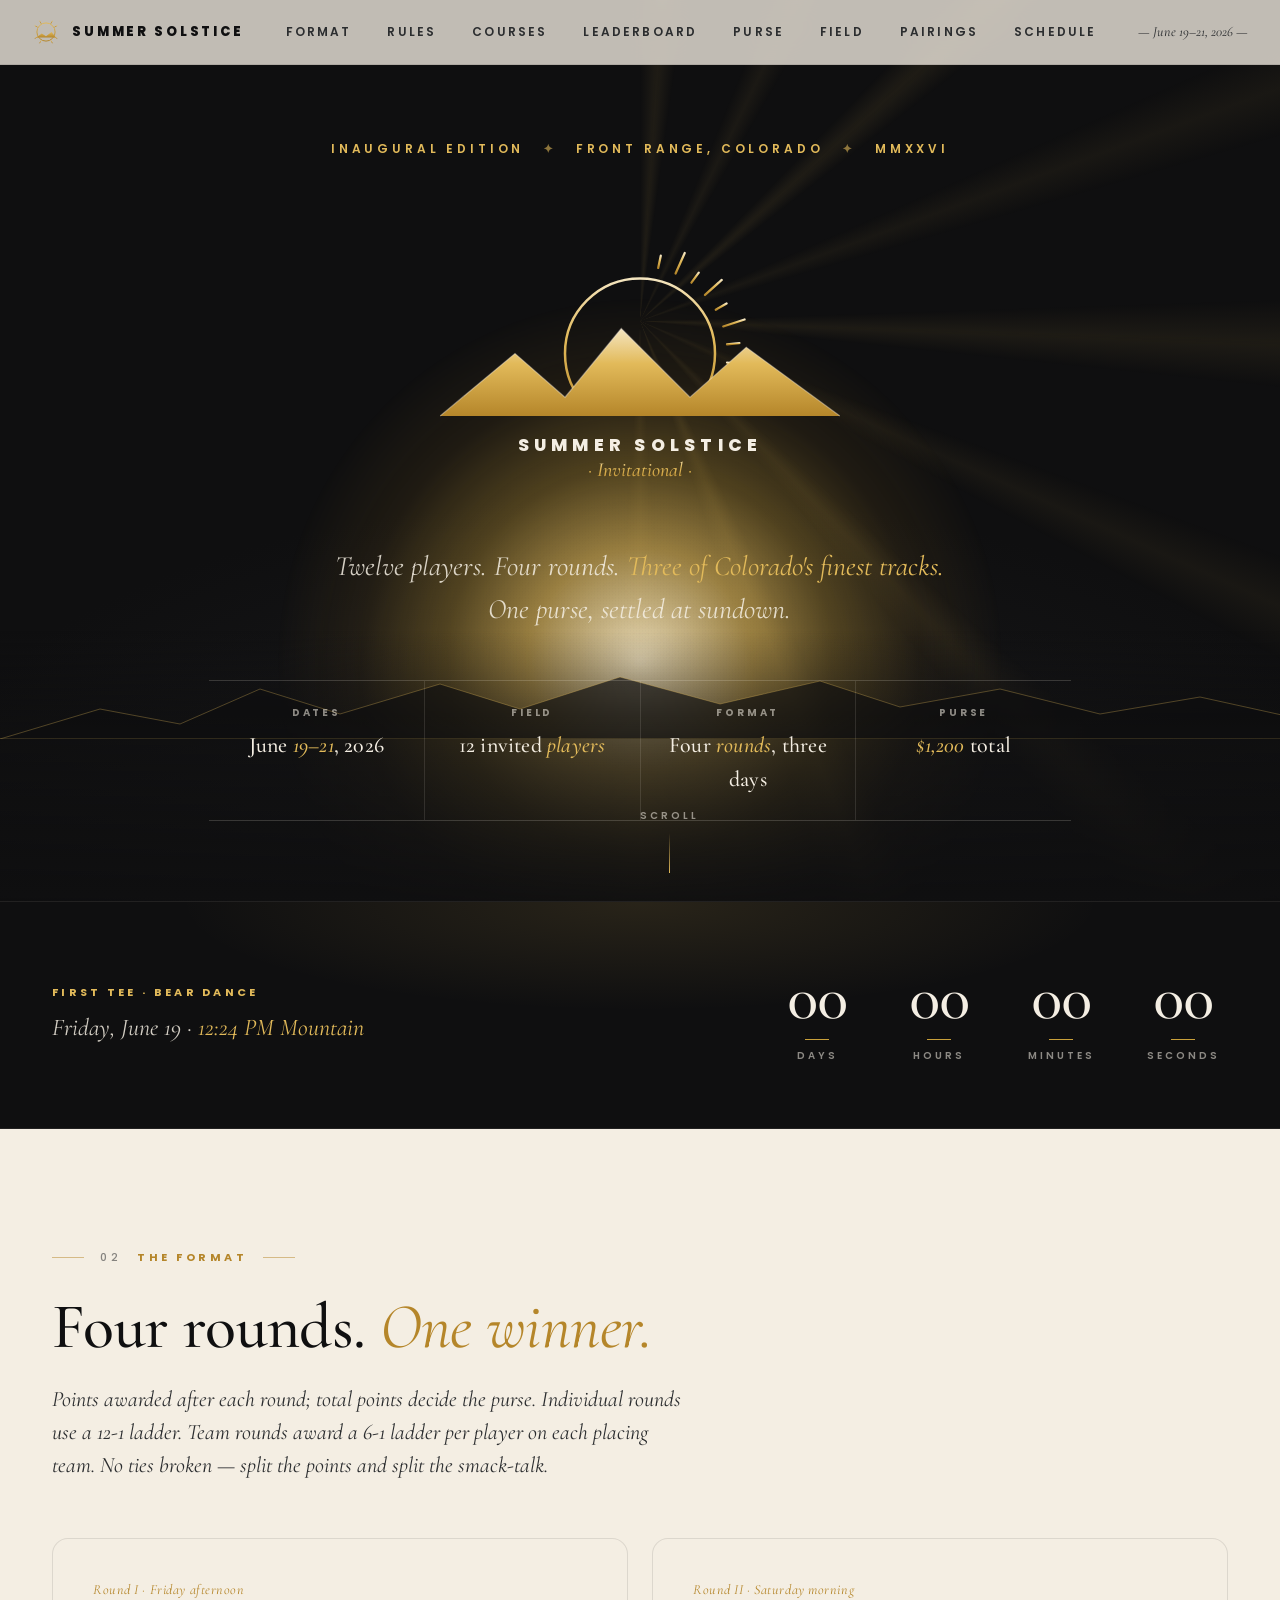
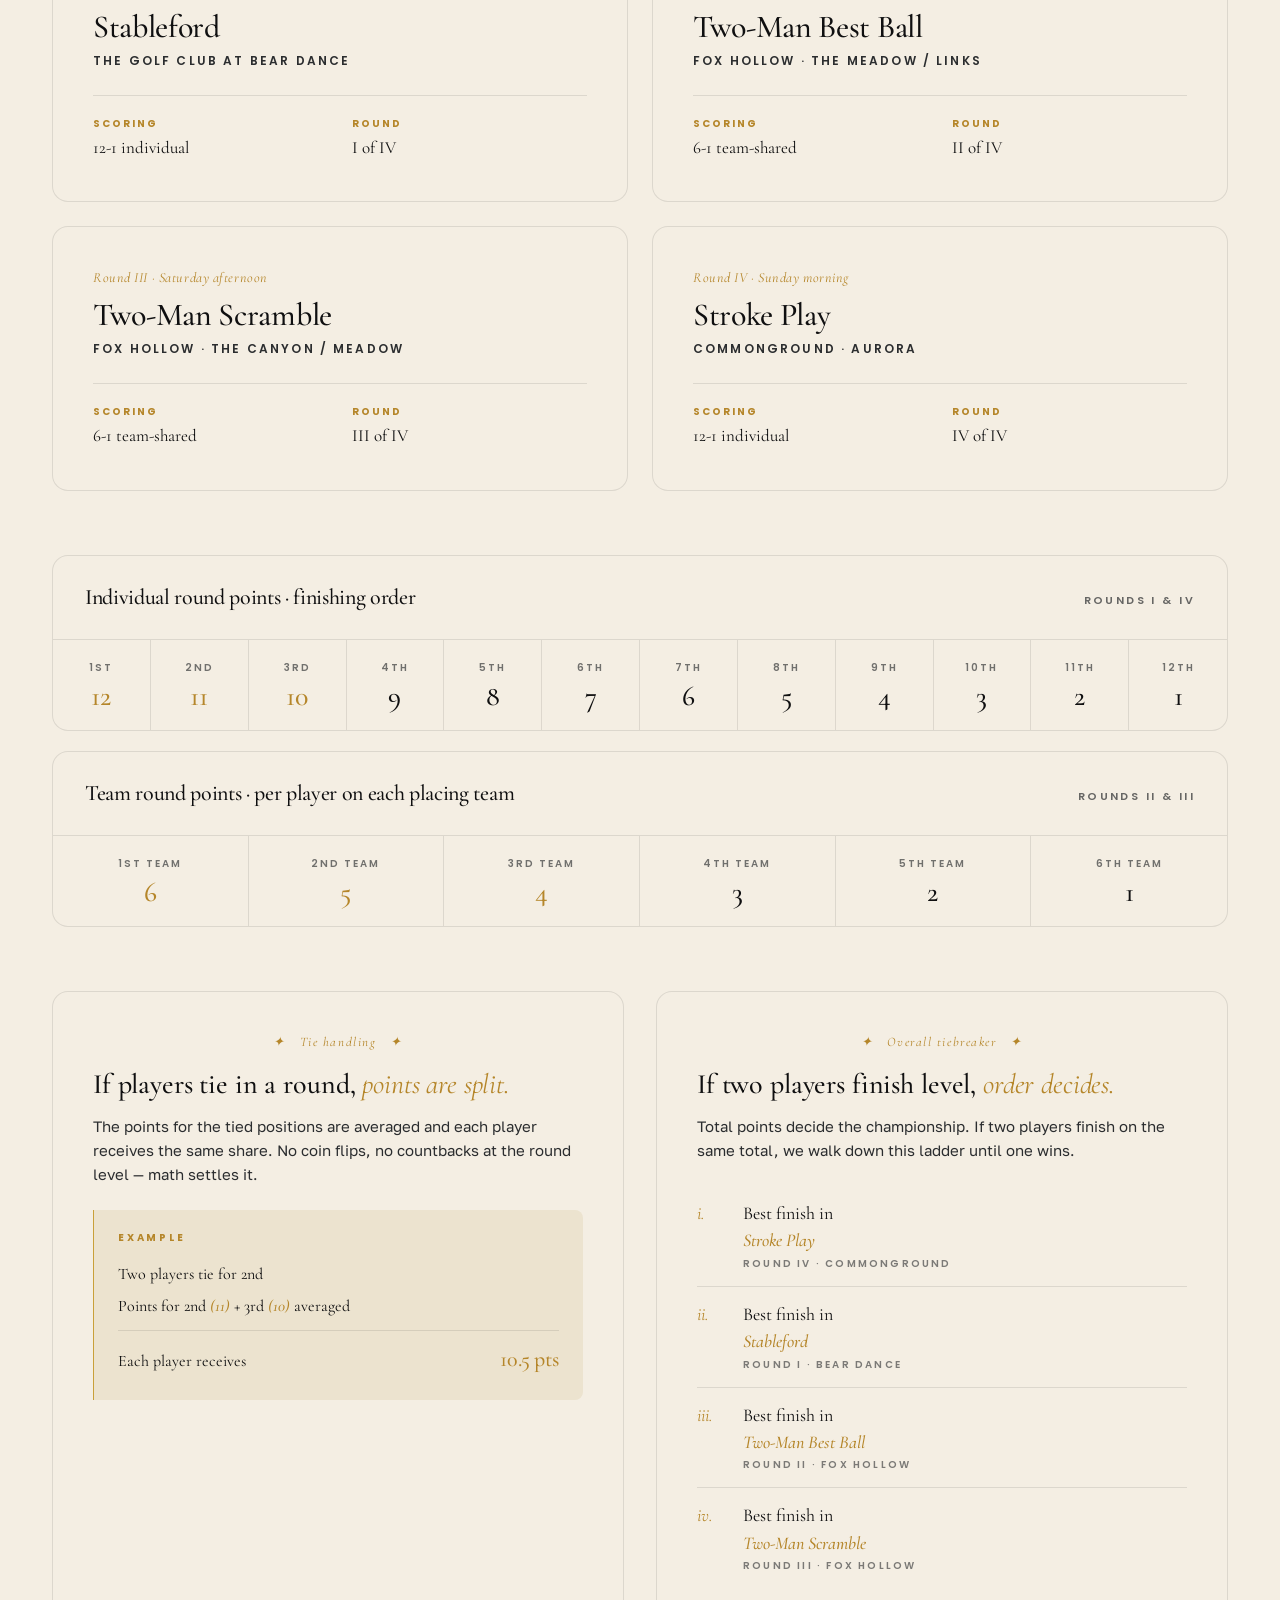
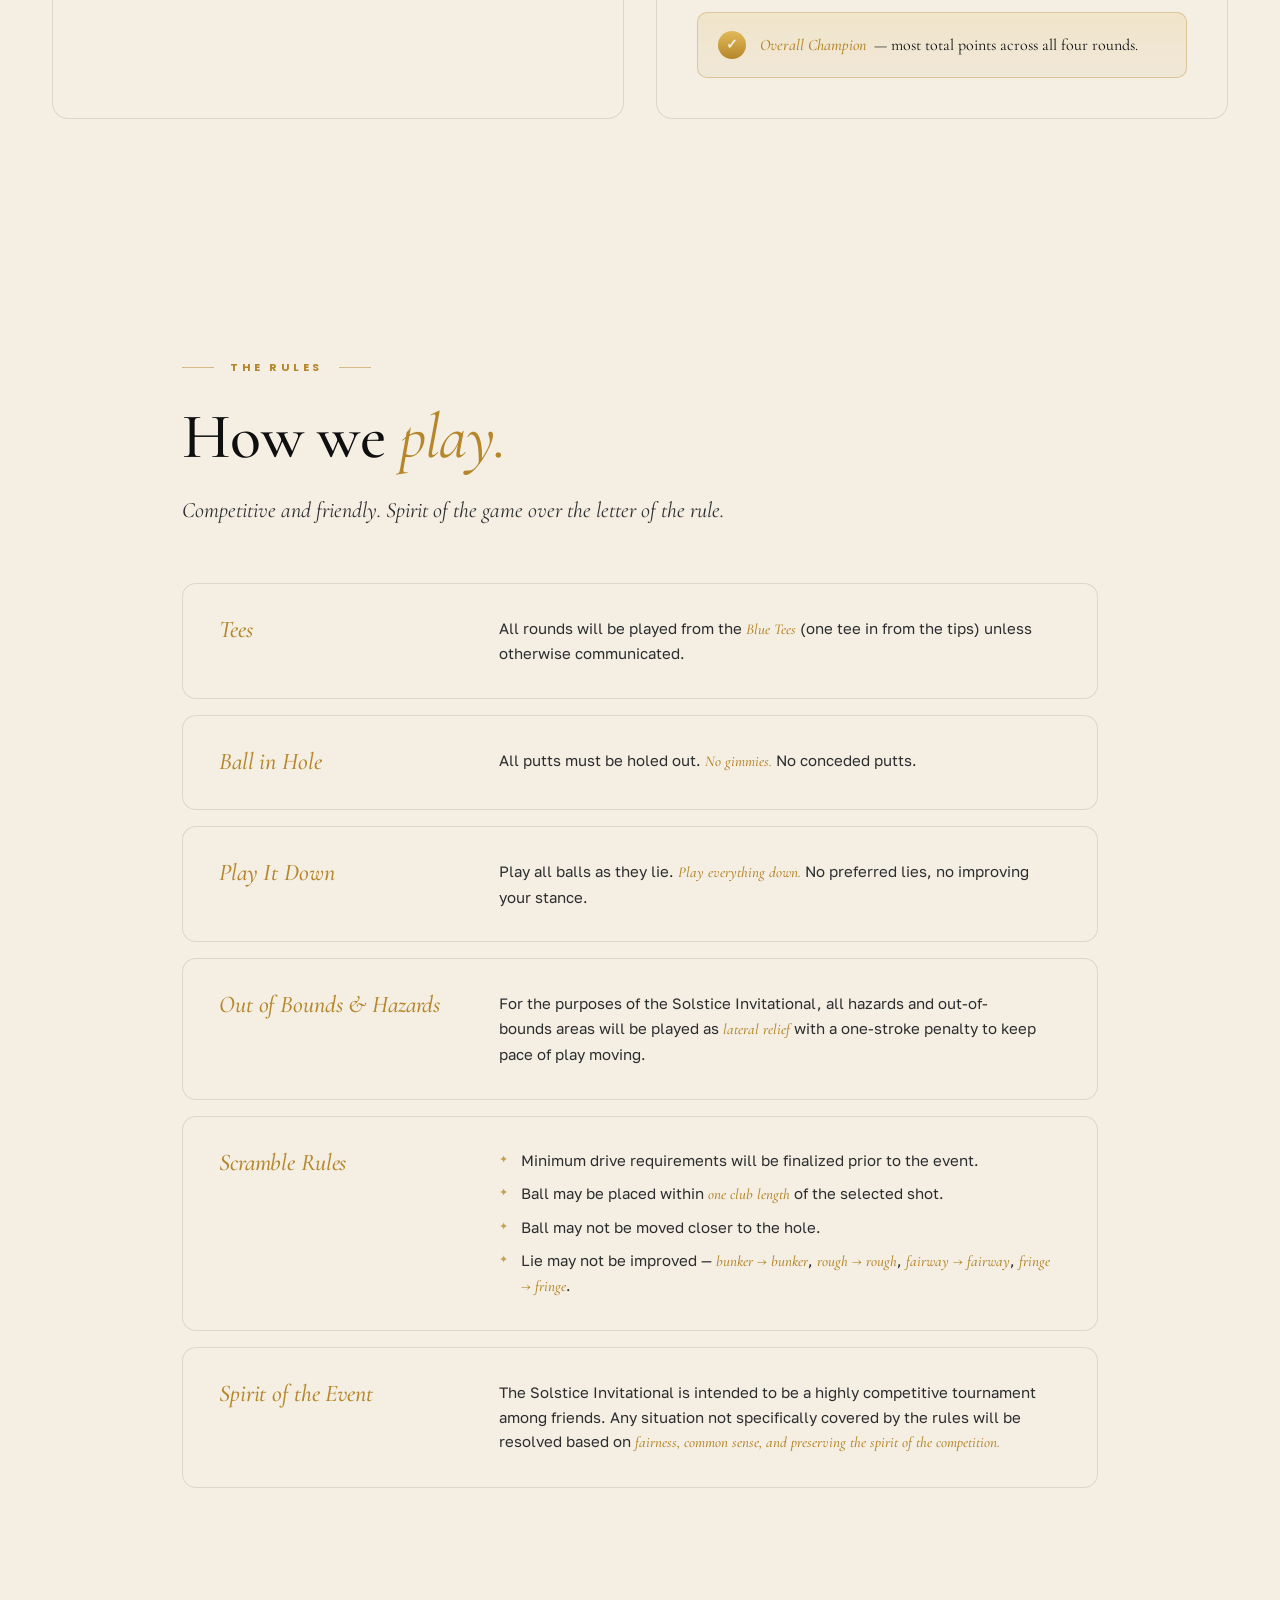
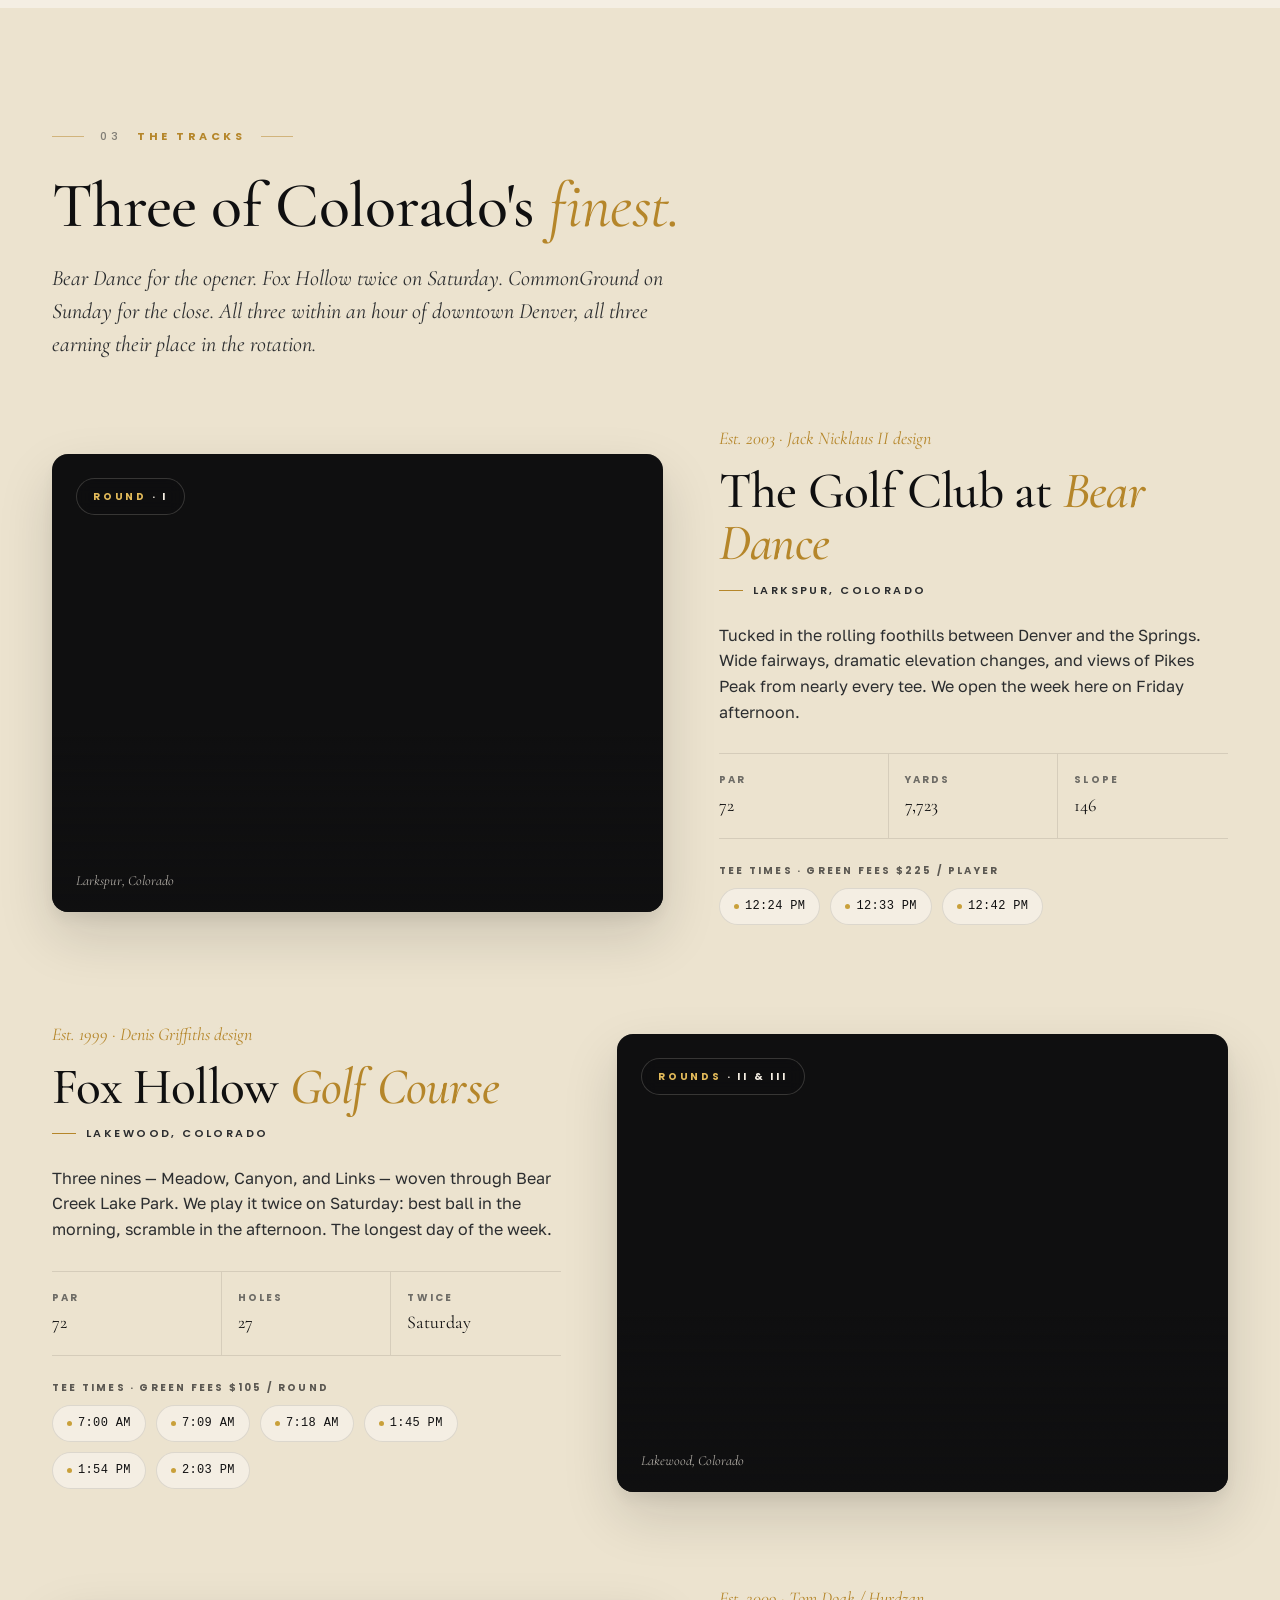
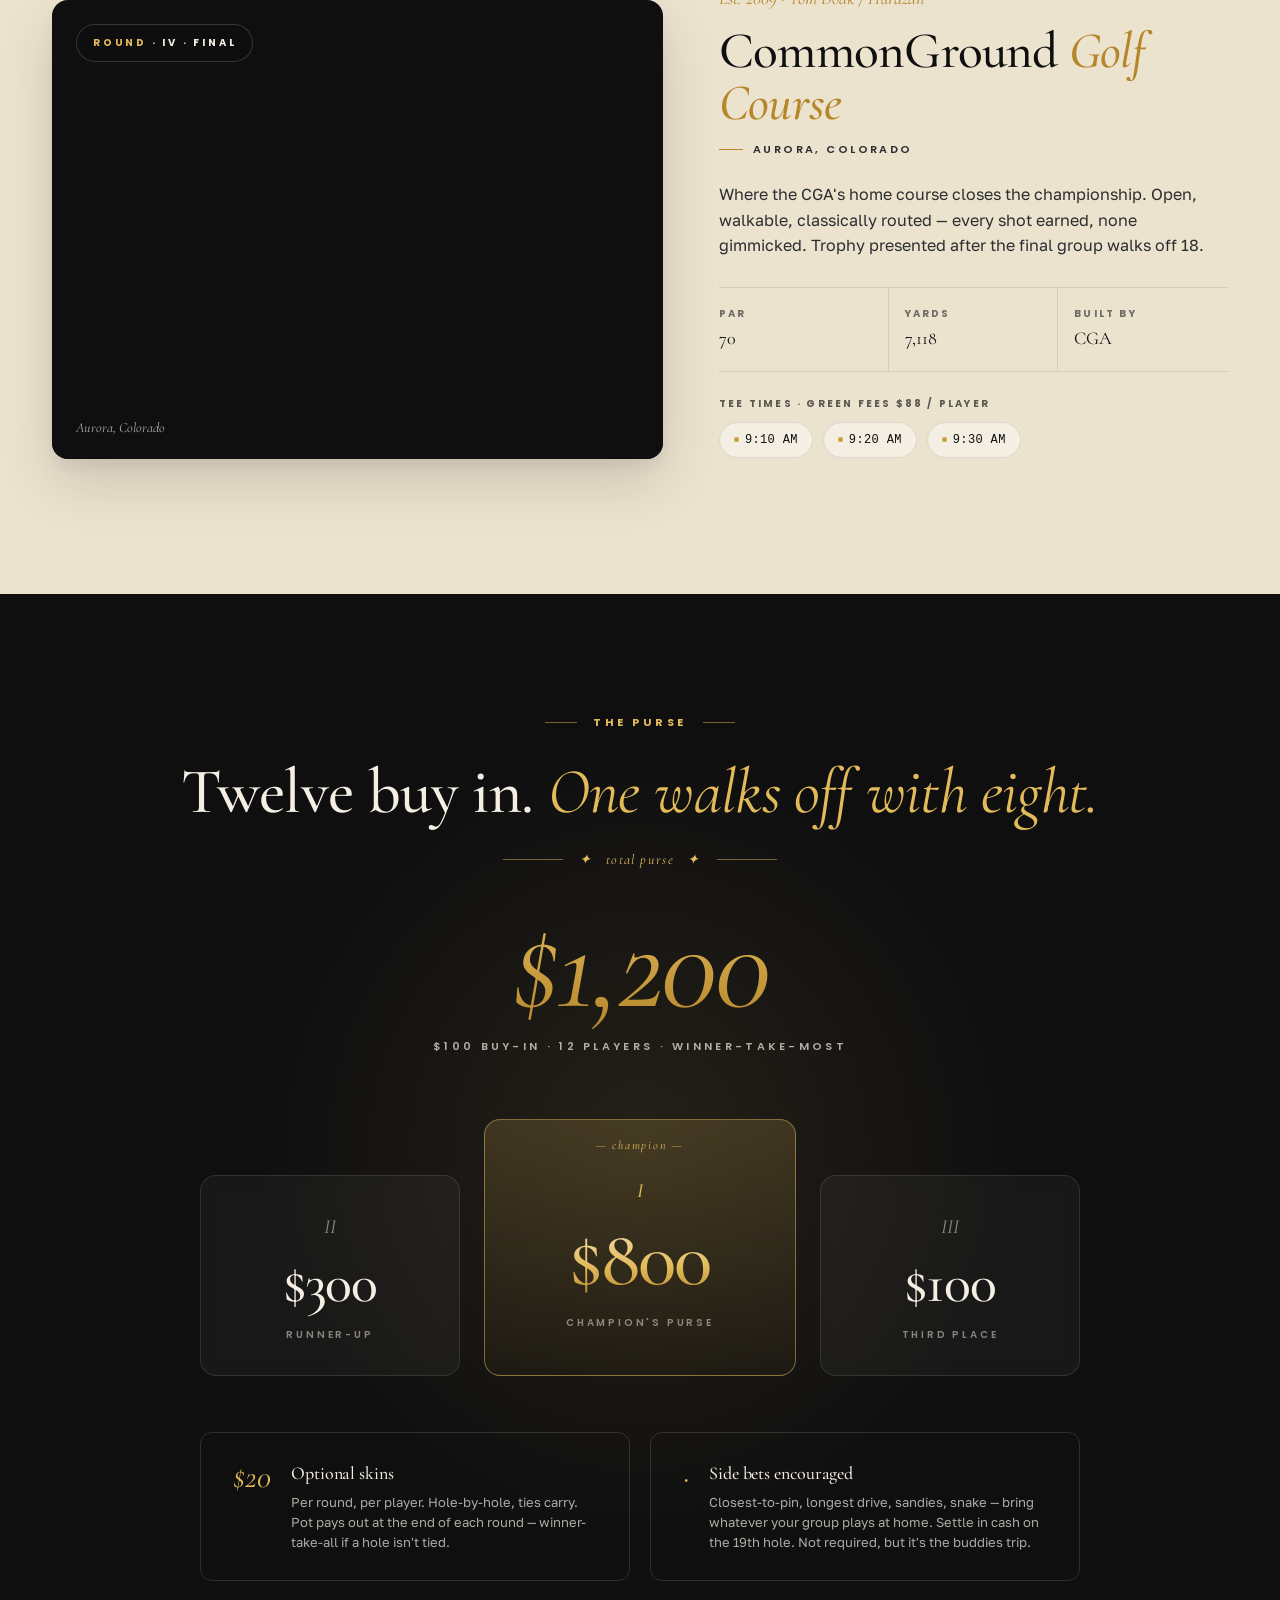
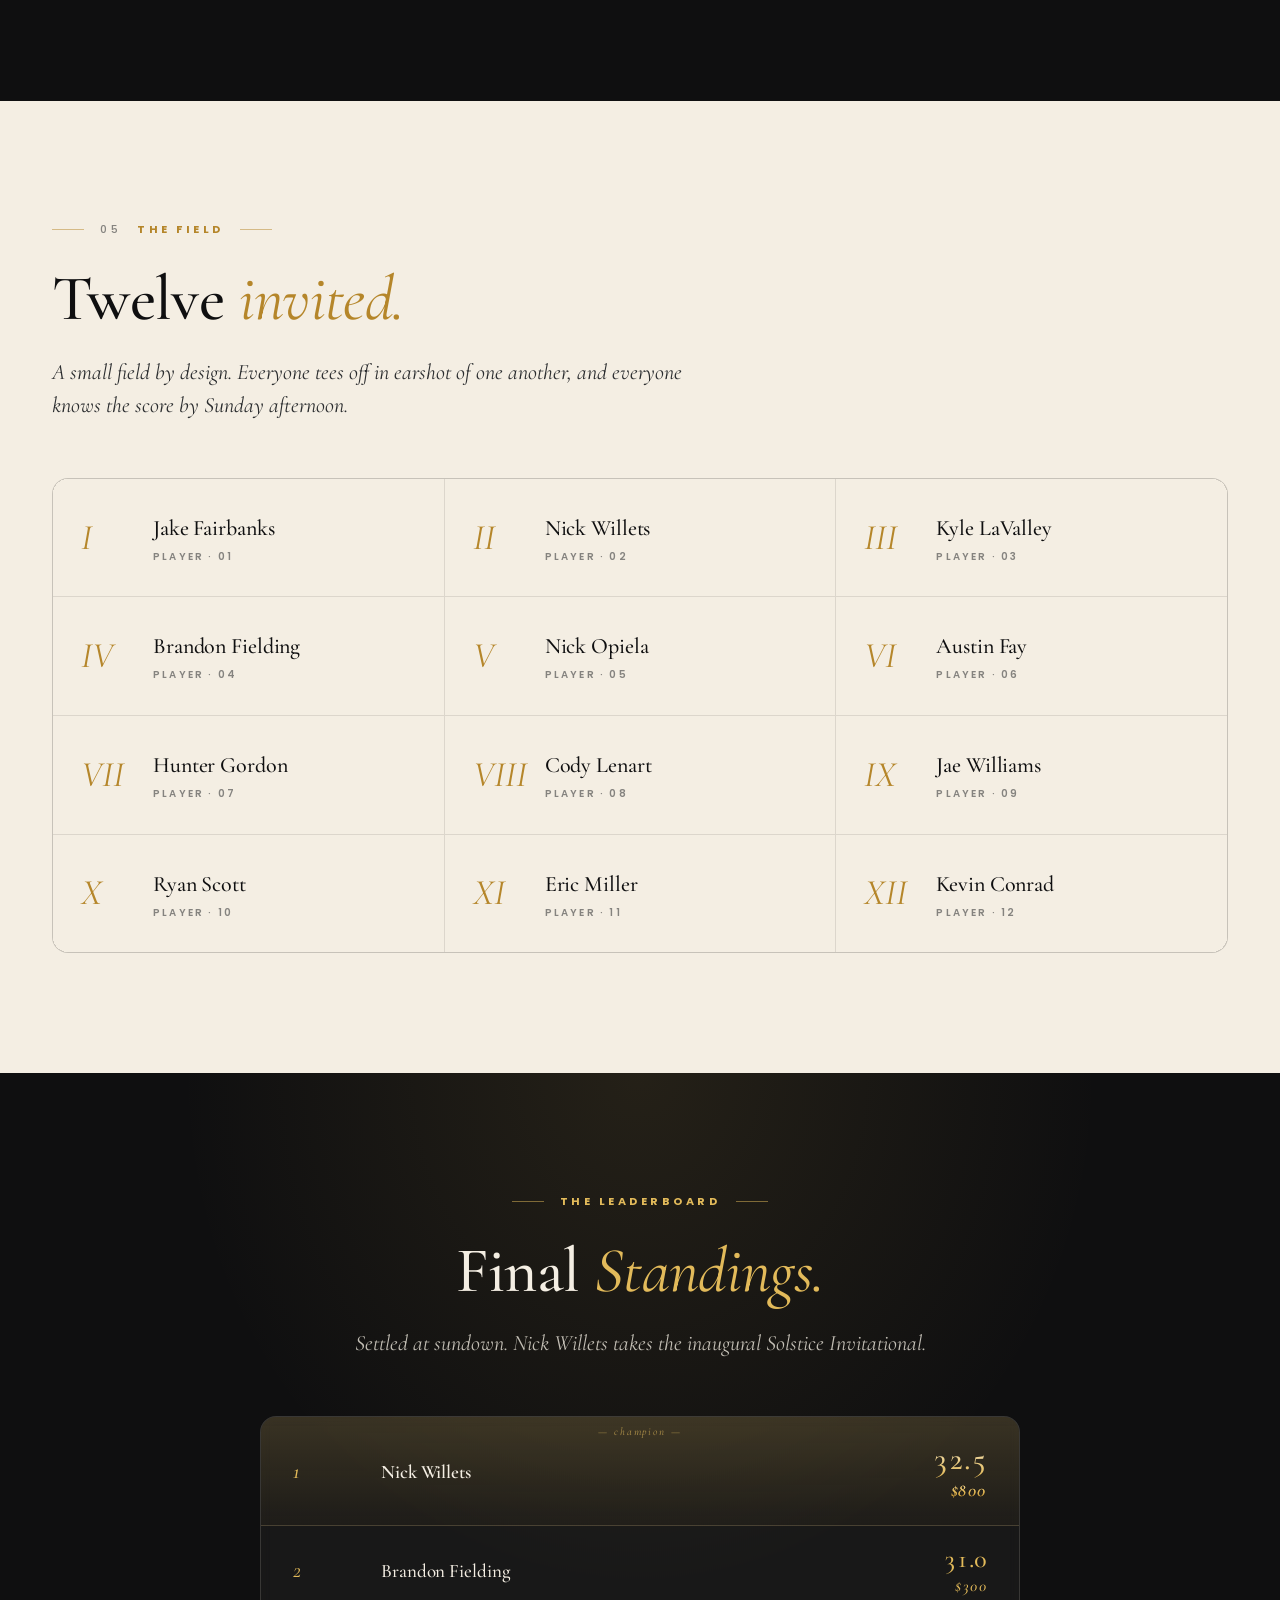
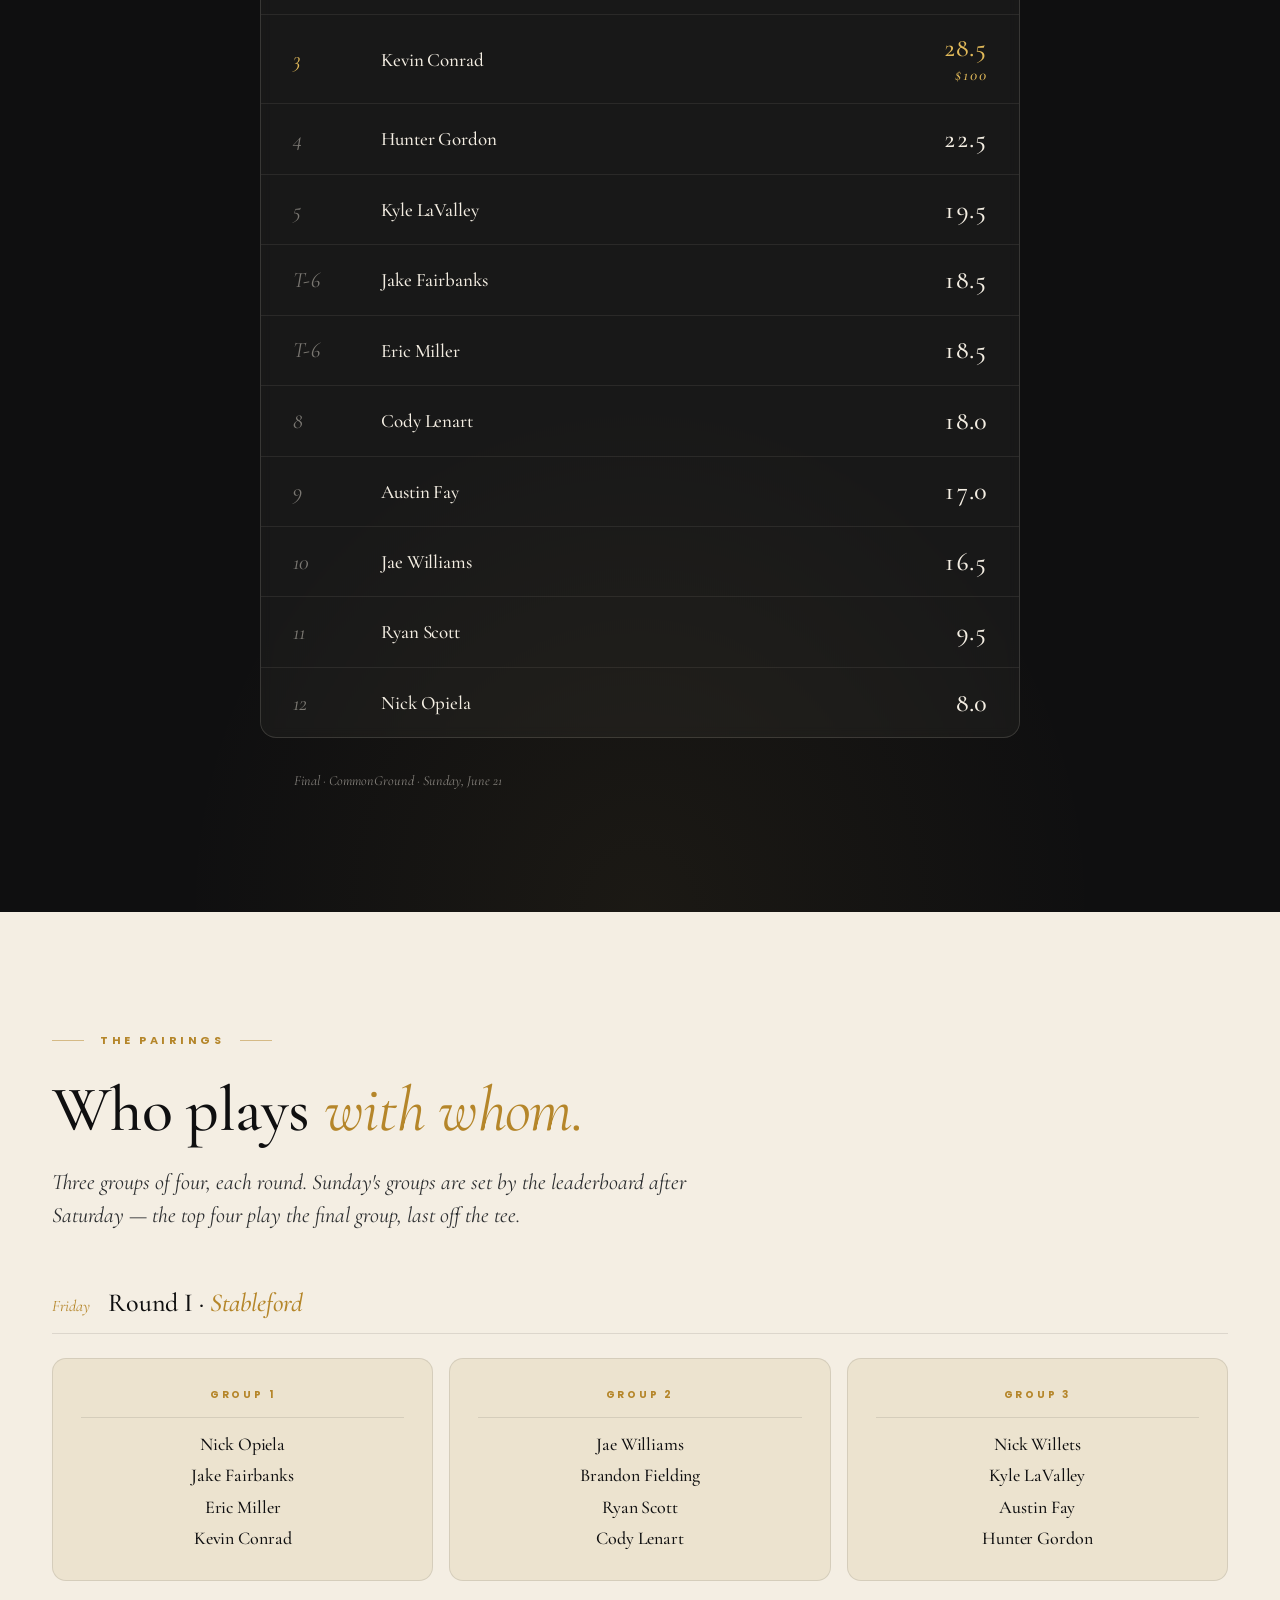
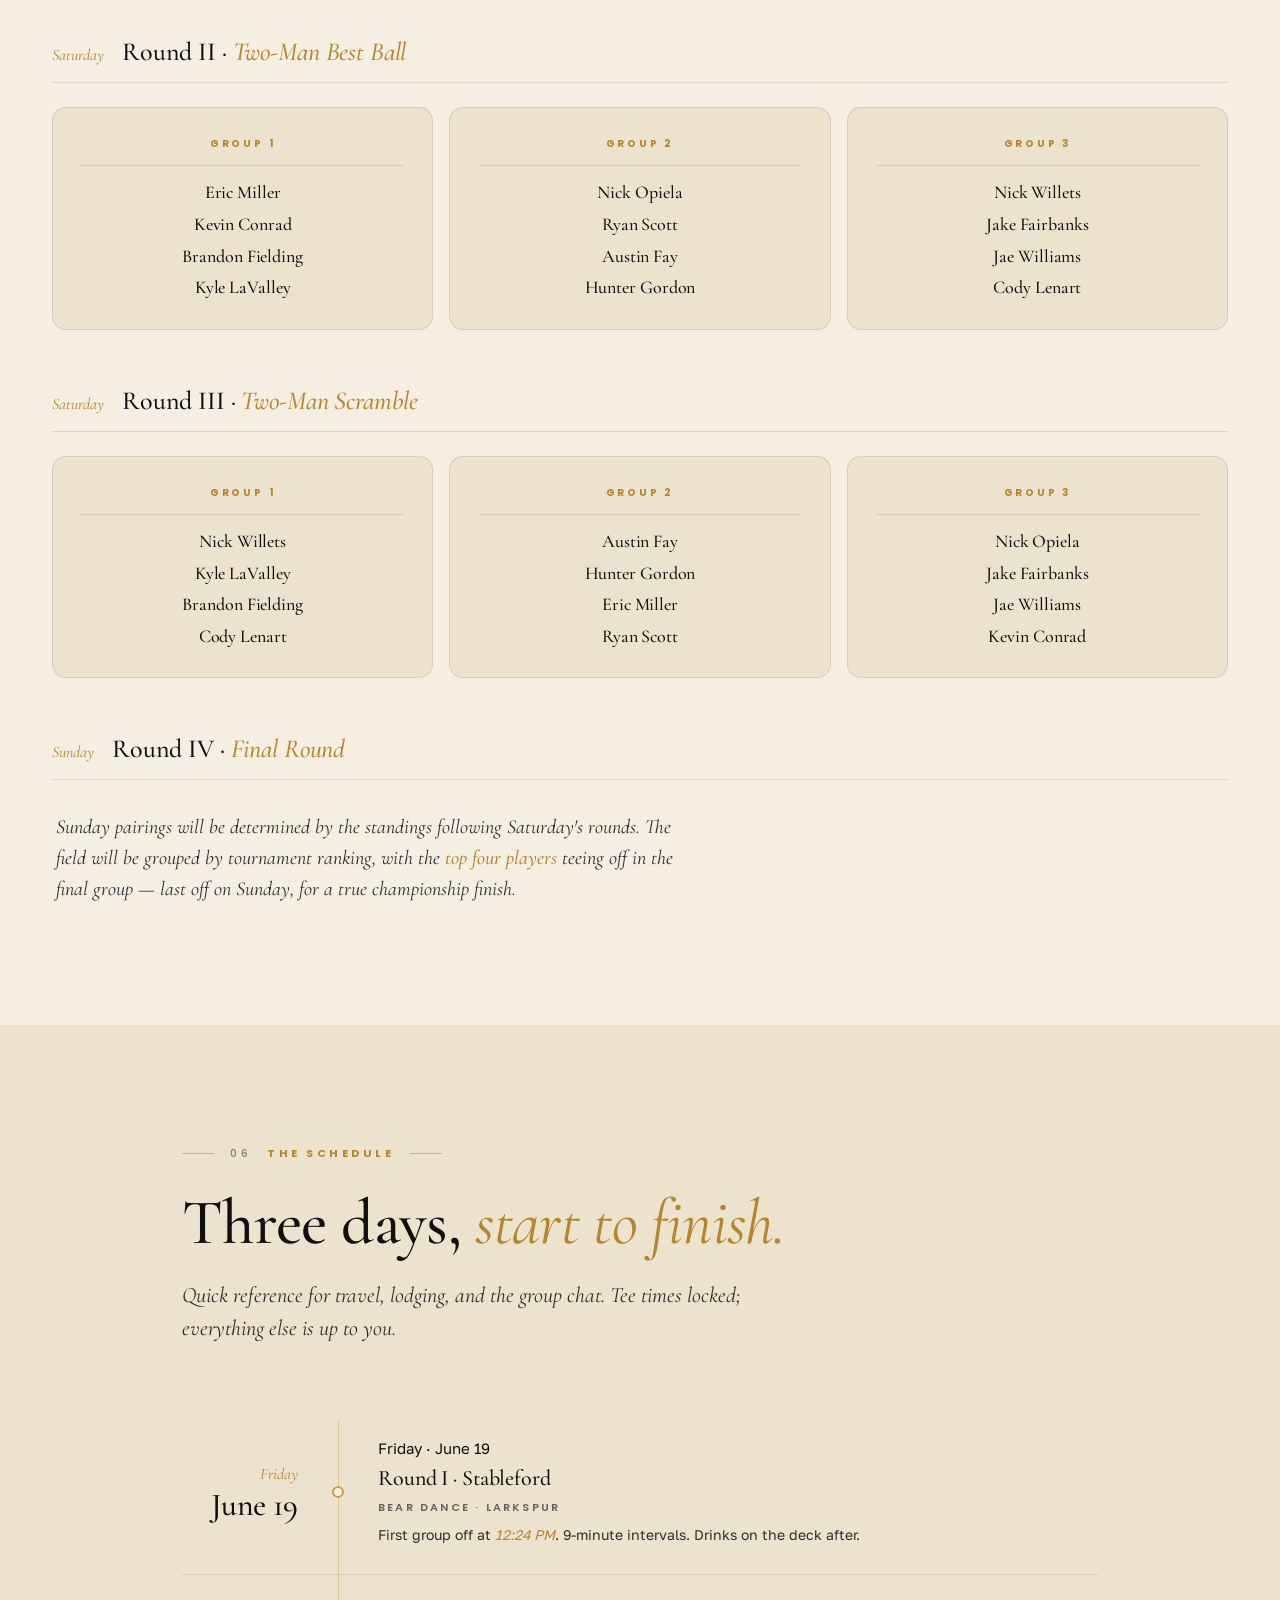
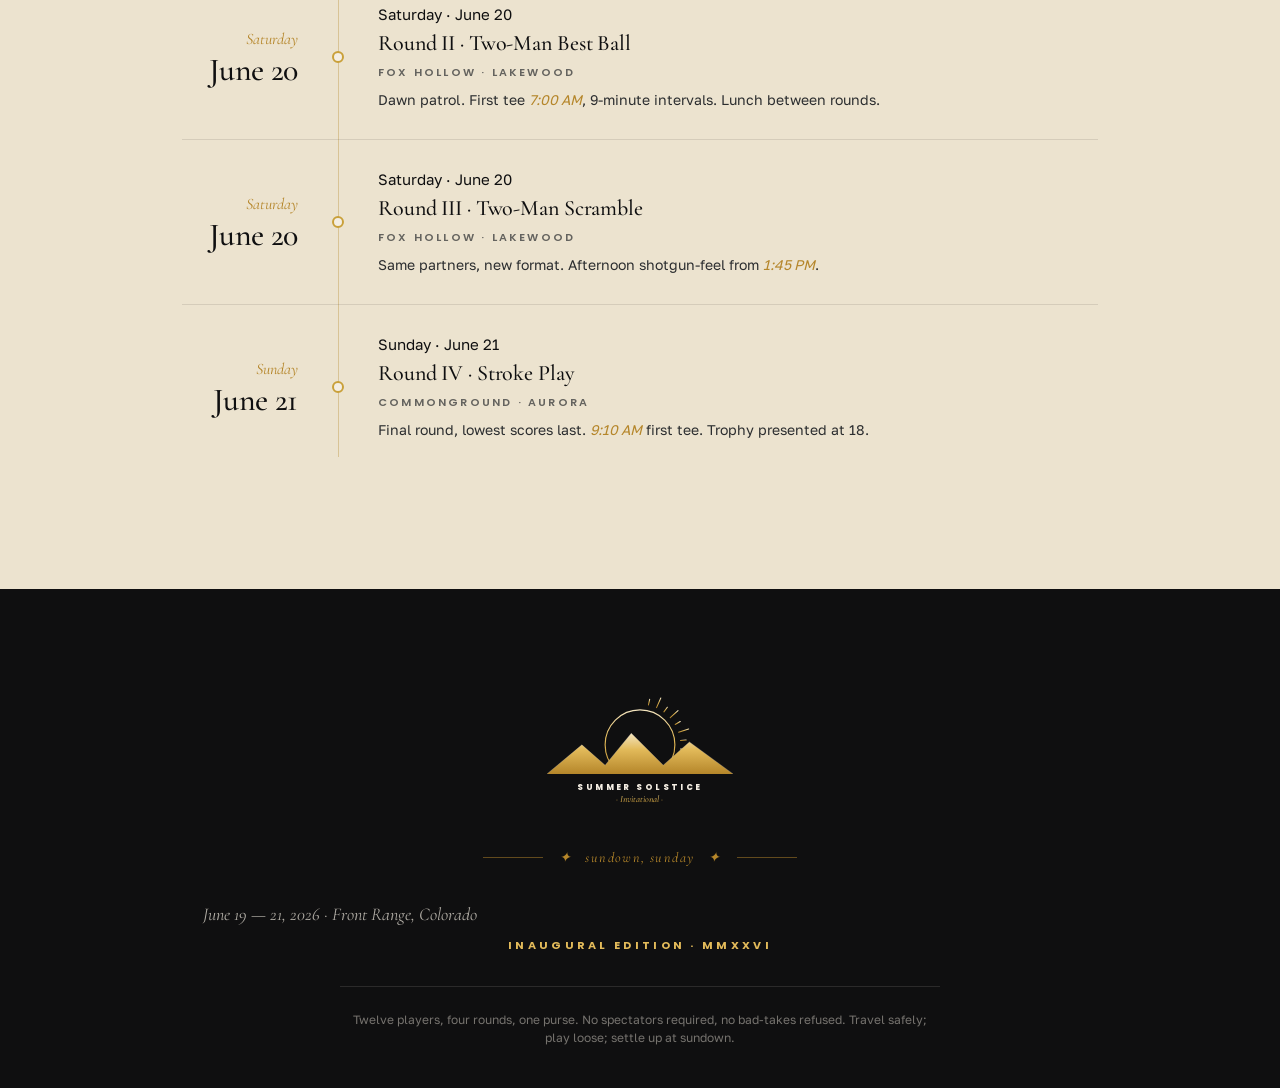
<file: index.html>
<!doctype html>
<html lang="en">
<head>
  <meta charset="utf-8"/>
  <meta name="viewport" content="width=device-width, initial-scale=1, viewport-fit=cover"/>
  <title>Summer Solstice Invitational · 2026</title>
  <meta name="description" content="Twelve players. Four rounds. Three of Colorado's finest tracks. June 19–21, 2026."/>
  <meta name="theme-color" content="#0F0F10"/>

  <meta property="og:title" content="Summer Solstice Invitational · 2026"/>
  <meta property="og:description" content="Twelve players. Four rounds. Three of Colorado's finest tracks. June 19–21, 2026."/>
  <meta property="og:type" content="website"/>
  <meta property="og:url" content="https://solsticeinvitational.com/"/>
  <meta name="twitter:card" content="summary_large_image"/>

  <link rel="preconnect" href="https://fonts.googleapis.com"/>
  <link rel="preconnect" href="https://fonts.gstatic.com" crossorigin/>
  <link rel="stylesheet" href="styles/tokens.css?v=2"/>
  <link rel="stylesheet" href="styles/site.css?v=2"/>
</head>
<body>
  <!-- ============================================================
       NAV
       ============================================================ -->
  <nav class="ssi-nav">
    <a href="#hero" class="mark">
      <span class="glyph">
        <svg viewBox="0 0 40 40" width="28" height="28" aria-hidden="true">
          <defs>
            <linearGradient id="ssiNavGrad" x1="0" y1="0" x2="0" y2="1">
              <stop offset="0%" stop-color="#E2BA5A"/>
              <stop offset="100%" stop-color="#B5862A"/>
            </linearGradient>
          </defs>
          <circle cx="20" cy="20" r="13" fill="none" stroke="url(#ssiNavGrad)" stroke-width="1.4"/>
          <g stroke="url(#ssiNavGrad)" stroke-width="1.3">
            <line x1="34.50" y1="20.00" x2="38.00" y2="20.00" stroke-linecap="round"/>
            <line x1="32.56" y1="27.25" x2="35.59" y2="29.00" stroke-linecap="round"/>
            <line x1="27.25" y1="32.56" x2="29.00" y2="35.59" stroke-linecap="round"/>
            <line x1="20.00" y1="34.50" x2="20.00" y2="38.00" stroke-linecap="round"/>
            <line x1="12.75" y1="32.56" x2="11.00" y2="35.59" stroke-linecap="round"/>
            <line x1="7.44" y1="27.25" x2="4.41" y2="29.00" stroke-linecap="round"/>
            <line x1="5.50" y1="20.00" x2="2.00" y2="20.00" stroke-linecap="round"/>
            <line x1="7.44" y1="12.75" x2="4.41" y2="11.00" stroke-linecap="round"/>
            <line x1="12.75" y1="7.44" x2="11.00" y2="4.41" stroke-linecap="round"/>
            <line x1="20.00" y1="5.50" x2="20.00" y2="2.00" stroke-linecap="round"/>
            <line x1="27.25" y1="7.44" x2="29.00" y2="4.41" stroke-linecap="round"/>
            <line x1="32.56" y1="12.75" x2="35.59" y2="11.00" stroke-linecap="round"/>
          </g>
          <path d="M 6 28 L 14 22 L 20 26 L 28 20 L 34 28 Z" fill="url(#ssiNavGrad)"/>
        </svg>
      </span>
      <span>Summer Solstice</span>
    </a>
    <ul>
      <li><a href="#format">Format</a></li>
      <li><a href="#rules">Rules</a></li>
      <li><a href="#courses">Courses</a></li>
      <li><a href="#leaderboard">Leaderboard</a></li>
      <li><a href="#purse">Purse</a></li>
      <li><a href="#field">Field</a></li>
      <li><a href="#pairings">Pairings</a></li>
      <li><a href="#schedule">Schedule</a></li>
    </ul>
    <span class="est">— June 19–21, 2026 —</span>
    <button class="ssi-burger" type="button" aria-label="Open menu" aria-expanded="false" aria-controls="ssi-mobile-menu">
      <span></span><span></span><span></span>
    </button>
  </nav>

  <!-- ============================================================
       MOBILE MENU OVERLAY
       ============================================================ -->
  <div class="ssi-mobile-menu" id="ssi-mobile-menu" aria-hidden="true">
    <div class="mm-inner">
      <div class="mm-eyebrow">— Sections —</div>
      <ul>
        <li><a href="#format">Format</a></li>
        <li><a href="#rules">Rules</a></li>
        <li><a href="#courses">Courses</a></li>
        <li><a href="#leaderboard">Leaderboard</a></li>
        <li><a href="#purse">Purse</a></li>
        <li><a href="#field">Field</a></li>
        <li><a href="#pairings">Pairings</a></li>
        <li><a href="#schedule">Schedule</a></li>
      </ul>
      <div class="mm-foot">— June 19–21, 2026 —</div>
    </div>
  </div>

  <!-- ============================================================
       HERO
       ============================================================ -->
  <section class="ssi-hero" id="hero">
    <div class="sun-stage">
      <div class="sun-rays"></div>
      <div class="sun"></div>
      <div class="horizon"></div>
      <svg class="mountain-line" viewBox="0 0 1440 80" preserveAspectRatio="none" aria-hidden="true">
        <path d="M 0 80 L 100 50 L 180 65 L 260 30 L 340 55 L 440 25 L 520 50 L 620 18 L 720 45 L 820 22 L 900 48 L 1000 30 L 1100 55 L 1200 38 L 1300 60 L 1380 42 L 1440 70 L 1440 80 Z"
              fill="rgba(15,15,16,.85)" stroke="rgba(226,186,90,.4)" stroke-width="1"/>
      </svg>
    </div>

    <div class="hero-content">
      <div class="hero-eyebrow">
        <span>Inaugural Edition</span>
        <span class="dot">✦</span>
        <span>Front Range, Colorado</span>
        <span class="dot">✦</span>
        <span>MMXXVI</span>
      </div>

      <div class="hero-logo-wrap">
        <svg viewBox="0 0 320 240" width="400" height="300" aria-label="Summer Solstice Invitational">
          <defs>
            <linearGradient id="ssiGoldGradHero" x1="0" y1="0" x2="0" y2="1">
              <stop offset="0%" stop-color="#F4E5C0"/>
              <stop offset="40%" stop-color="#E2BA5A"/>
              <stop offset="100%" stop-color="#B5862A"/>
            </linearGradient>
            <clipPath id="sunpeaksClipHero"><rect x="0" y="0" width="320" height="180"/></clipPath>
          </defs>
          <g clip-path="url(#sunpeaksClipHero)">
            <circle cx="160" cy="130" r="60" fill="none" stroke="url(#ssiGoldGradHero)" stroke-width="2"/>
            <g stroke="url(#ssiGoldGradHero)" stroke-width="1.8" stroke-linecap="round">
              <line x1="160.00" y1="60.00" x2="160.00" y2="42.00"/>
              <line x1="174.55" y1="61.53" x2="176.63" y2="51.75"/>
              <line x1="188.47" y1="66.05" x2="195.79" y2="49.61"/>
              <line x1="201.14" y1="73.37" x2="207.02" y2="65.28"/>
              <line x1="212.02" y1="83.16" x2="225.40" y2="71.12"/>
              <line x1="220.62" y1="95.00" x2="229.28" y2="90.00"/>
              <line x1="226.57" y1="108.37" x2="243.69" y2="102.81"/>
              <line x1="229.62" y1="122.68" x2="239.56" y2="121.64"/>
              <line x1="229.62" y1="137.32" x2="247.52" y2="139.20"/>
              <line x1="226.57" y1="151.63" x2="236.08" y2="154.72"/>
              <line x1="220.62" y1="165.00" x2="236.21" y2="174.00"/>
              <line x1="212.02" y1="176.84" x2="219.45" y2="183.53"/>
              <line x1="201.14" y1="186.63" x2="211.73" y2="201.19"/>
              <line x1="188.47" y1="193.95" x2="192.54" y2="203.08"/>
              <line x1="174.55" y1="198.47" x2="178.30" y2="216.08"/>
              <line x1="160.00" y1="200.00" x2="160.00" y2="210.00"/>
            </g>
          </g>
          <path d="M 0 180 L 60 130 L 100 165 L 145 110 L 200 165 L 245 125 L 320 180 Z" fill="url(#ssiGoldGradHero)"/>
          <path d="M 0 180 L 60 130 L 100 165 L 145 110 L 200 165 L 245 125 L 320 180" fill="none" stroke="rgba(244,238,227,.4)" stroke-width="1"/>
          <line x1="0" y1="180" x2="320" y2="180" stroke="url(#ssiGoldGradHero)" stroke-width="1.5"/>
          <text x="160" y="208" text-anchor="middle" font-family="'Poppins', sans-serif" font-weight="800" font-size="14" letter-spacing="4.2" fill="#F4EEE3">SUMMER SOLSTICE</text>
          <text x="160" y="228" text-anchor="middle" font-family="'Cormorant Garamond', serif" font-style="italic" font-weight="500" font-size="16" fill="url(#ssiGoldGradHero)">· Invitational ·</text>
        </svg>
      </div>

      <p class="hero-edition">
        Twelve players. Four rounds. <em>Three of Colorado's finest tracks.</em><br/>
        One purse, settled at sundown.
      </p>

      <div class="hero-meta">
        <div>
          <div class="k">Dates</div>
          <div class="v">June <em>19–21</em>, 2026</div>
        </div>
        <div>
          <div class="k">Field</div>
          <div class="v">12 invited <em>players</em></div>
        </div>
        <div>
          <div class="k">Format</div>
          <div class="v">Four <em>rounds</em>, three days</div>
        </div>
        <div>
          <div class="k">Purse</div>
          <div class="v"><em>$1,200</em> total</div>
        </div>
      </div>
    </div>

    <div class="hero-scroll">
      <span>Scroll</span>
      <span class="line"></span>
    </div>
  </section>

  <!-- ============================================================
       COUNTDOWN
       ============================================================ -->
  <section class="countdown-band" id="countdown">
    <div class="wrap">
      <div class="countdown">
        <div class="countdown-label">
          <span class="k">First tee · Bear Dance</span>
          Friday, June 19 · <em style="color:#E2BA5A;font-style:italic;">12:24 PM Mountain</em>
        </div>
        <div class="countdown-units">
          <div class="countdown-unit"><div class="num" id="cd-days">--</div><div class="lbl">Days</div></div>
          <div class="countdown-unit"><div class="num" id="cd-hours">--</div><div class="lbl">Hours</div></div>
          <div class="countdown-unit"><div class="num" id="cd-mins">--</div><div class="lbl">Minutes</div></div>
          <div class="countdown-unit"><div class="num" id="cd-secs">--</div><div class="lbl">Seconds</div></div>
        </div>
      </div>
    </div>
  </section>

  <!-- ============================================================
       FORMAT
       ============================================================ -->
  <section class="band band-paper" id="format">
    <div class="wrap">
      <div class="section-eyebrow"><span class="num">02</span><span>The Format</span></div>
      <h2 class="section-title">Four rounds. <em>One winner.</em></h2>
      <p class="section-lede">
        Points awarded after each round; total points decide the purse. Individual rounds use a 12-1 ladder. Team rounds award a 6-1 ladder per player on each placing team. No ties broken — split the points and split the smack-talk.
      </p>

      <div class="format-grid">
        <div class="round-card reveal">
          <div class="rn">Round I · Friday afternoon</div>
          <h3>Stableford</h3>
          <div class="course">The Golf Club at Bear Dance</div>
          <div class="points-row">
            <div><div class="k">Scoring</div><div class="v">12-1 individual</div></div>
            <div><div class="k">Round</div><div class="v">I of IV</div></div>
          </div>
        </div>
        <div class="round-card reveal">
          <div class="rn">Round II · Saturday morning</div>
          <h3>Two-Man Best Ball</h3>
          <div class="course">Fox Hollow · The Meadow / Links</div>
          <div class="points-row">
            <div><div class="k">Scoring</div><div class="v">6-1 team-shared</div></div>
            <div><div class="k">Round</div><div class="v">II of IV</div></div>
          </div>
        </div>
        <div class="round-card reveal">
          <div class="rn">Round III · Saturday afternoon</div>
          <h3>Two-Man Scramble</h3>
          <div class="course">Fox Hollow · The Canyon / Meadow</div>
          <div class="points-row">
            <div><div class="k">Scoring</div><div class="v">6-1 team-shared</div></div>
            <div><div class="k">Round</div><div class="v">III of IV</div></div>
          </div>
        </div>
        <div class="round-card reveal">
          <div class="rn">Round IV · Sunday morning</div>
          <h3>Stroke Play</h3>
          <div class="course">CommonGround · Aurora</div>
          <div class="points-row">
            <div><div class="k">Scoring</div><div class="v">12-1 individual</div></div>
            <div><div class="k">Round</div><div class="v">IV of IV</div></div>
          </div>
        </div>
      </div>

      <div class="points-table reveal">
        <div class="header">
          <h4>Individual round points · finishing order</h4>
          <span class="tag">Rounds I &amp; IV</span>
        </div>
        <div class="points-grid">
          <div class="pcell top"><div class="place">1st</div><div class="pts">12</div></div>
          <div class="pcell top"><div class="place">2nd</div><div class="pts">11</div></div>
          <div class="pcell top"><div class="place">3rd</div><div class="pts">10</div></div>
          <div class="pcell"><div class="place">4th</div><div class="pts">9</div></div>
          <div class="pcell"><div class="place">5th</div><div class="pts">8</div></div>
          <div class="pcell"><div class="place">6th</div><div class="pts">7</div></div>
          <div class="pcell"><div class="place">7th</div><div class="pts">6</div></div>
          <div class="pcell"><div class="place">8th</div><div class="pts">5</div></div>
          <div class="pcell"><div class="place">9th</div><div class="pts">4</div></div>
          <div class="pcell"><div class="place">10th</div><div class="pts">3</div></div>
          <div class="pcell"><div class="place">11th</div><div class="pts">2</div></div>
          <div class="pcell"><div class="place">12th</div><div class="pts">1</div></div>
        </div>
      </div>

      <div class="points-table reveal" style="margin-top:20px;">
        <div class="header">
          <h4>Team round points · per player on each placing team</h4>
          <span class="tag">Rounds II &amp; III</span>
        </div>
        <div class="points-grid" style="grid-template-columns:repeat(6,1fr);">
          <div class="pcell top"><div class="place">1st team</div><div class="pts">6</div></div>
          <div class="pcell top"><div class="place">2nd team</div><div class="pts">5</div></div>
          <div class="pcell top"><div class="place">3rd team</div><div class="pts">4</div></div>
          <div class="pcell"><div class="place">4th team</div><div class="pts">3</div></div>
          <div class="pcell"><div class="place">5th team</div><div class="pts">2</div></div>
          <div class="pcell"><div class="place">6th team</div><div class="pts">1</div></div>
        </div>
      </div>

      <div class="tie-rules reveal">
        <div class="tie-col">
          <div class="tie-eyebrow">✦ &nbsp; Tie handling &nbsp; ✦</div>
          <h4 class="tie-title">If players tie in a round, <em>points are split.</em></h4>
          <p class="tie-body">The points for the tied positions are averaged and each player receives the same share. No coin flips, no countbacks at the round level — math settles it.</p>
          <div class="tie-example">
            <div class="ex-label">Example</div>
            <div class="ex-row"><span>Two players tie for 2nd</span></div>
            <div class="ex-row"><span>Points for 2nd <em>(11)</em> + 3rd <em>(10)</em> averaged</span></div>
            <div class="ex-row final"><span>Each player receives</span><strong>10.5 pts</strong></div>
          </div>
        </div>

        <div class="tie-col">
          <div class="tie-eyebrow">✦ &nbsp; Overall tiebreaker &nbsp; ✦</div>
          <h4 class="tie-title">If two players finish level, <em>order decides.</em></h4>
          <p class="tie-body">Total points decide the championship. If two players finish on the same total, we walk down this ladder until one wins.</p>
          <ol class="tie-ladder">
            <li><span class="step">i.</span><span class="rule">Best finish in <em>Stroke Play</em><span class="rd">Round IV · CommonGround</span></span></li>
            <li><span class="step">ii.</span><span class="rule">Best finish in <em>Stableford</em><span class="rd">Round I · Bear Dance</span></span></li>
            <li><span class="step">iii.</span><span class="rule">Best finish in <em>Two-Man Best Ball</em><span class="rd">Round II · Fox Hollow</span></span></li>
            <li><span class="step">iv.</span><span class="rule">Best finish in <em>Two-Man Scramble</em><span class="rd">Round III · Fox Hollow</span></span></li>
          </ol>
          <div class="tie-champ">
            <span class="check">✓</span>
            <span><strong>Overall Champion</strong> — most total points across all four rounds.</span>
          </div>
        </div>
      </div>
    </div>
  </section>

  <!-- ============================================================
       RULES
       ============================================================ -->
  <section class="band band-paper" id="rules">
    <div class="wrap-narrow">
      <div class="section-eyebrow"><span>The Rules</span></div>
      <h2 class="section-title">How we <em>play.</em></h2>
      <p class="section-lede">Competitive and friendly. Spirit of the game over the letter of the rule.</p>

      <div class="rules-stack">
        <div class="rule-card reveal">
          <div class="rule-name">Tees</div>
          <div class="rule-body">
            <p>All rounds will be played from the <em>Blue Tees</em> (one tee in from the tips) unless otherwise communicated.</p>
          </div>
        </div>

        <div class="rule-card reveal">
          <div class="rule-name">Ball in Hole</div>
          <div class="rule-body">
            <p>All putts must be holed out. <em>No gimmies.</em> No conceded putts.</p>
          </div>
        </div>

        <div class="rule-card reveal">
          <div class="rule-name">Play It Down</div>
          <div class="rule-body">
            <p>Play all balls as they lie. <em>Play everything down.</em> No preferred lies, no improving your stance.</p>
          </div>
        </div>

        <div class="rule-card reveal">
          <div class="rule-name">Out of Bounds &amp; Hazards</div>
          <div class="rule-body">
            <p>For the purposes of the Solstice Invitational, all hazards and out-of-bounds areas will be played as <em>lateral relief</em> with a one-stroke penalty to keep pace of play moving.</p>
          </div>
        </div>

        <div class="rule-card reveal">
          <div class="rule-name">Scramble Rules</div>
          <div class="rule-body">
            <ul class="rule-list">
              <li>Minimum drive requirements will be finalized prior to the event.</li>
              <li>Ball may be placed within <em>one club length</em> of the selected shot.</li>
              <li>Ball may not be moved closer to the hole.</li>
              <li>Lie may not be improved — <em>bunker → bunker</em>, <em>rough → rough</em>, <em>fairway → fairway</em>, <em>fringe → fringe</em>.</li>
            </ul>
          </div>
        </div>

        <div class="rule-card reveal">
          <div class="rule-name">Spirit of the Event</div>
          <div class="rule-body">
            <p>The Solstice Invitational is intended to be a highly competitive tournament among friends. Any situation not specifically covered by the rules will be resolved based on <em>fairness, common sense, and preserving the spirit of the competition.</em></p>
          </div>
        </div>
      </div>
    </div>
  </section>

  <!-- ============================================================
       COURSES
       ============================================================ -->
  <section class="band band-cream" id="courses">
    <div class="wrap">
      <div class="section-eyebrow"><span class="num">03</span><span>The Tracks</span></div>
      <h2 class="section-title">Three of Colorado's <em>finest.</em></h2>
      <p class="section-lede">
        Bear Dance for the opener. Fox Hollow twice on Saturday. CommonGround on Sunday for the close. All three within an hour of downtown Denver, all three earning their place in the rotation.
      </p>

      <div class="course-deck">
        <div class="course-row reveal">
          <div class="course-img-wrap">
            <div class="img" style="background-image:url('https://images.squarespace-cdn.com/content/5fc52c5a1452f90b7f00ebfd/f47214b8-79f6-4615-8e93-03084a846147/06-Bear-Dance-Club-min.webp?content-type=image%2Fwebp');"></div>
            <div class="vignette"></div>
            <div class="stamp"><em>Round</em> · I</div>
            <div class="course-name-overlay">Larkspur, Colorado</div>
          </div>
          <div class="course-info">
            <div class="course-est">Est. 2003 · Jack Nicklaus II design</div>
            <h3>The Golf Club at <em>Bear Dance</em></h3>
            <div class="loc">Larkspur, Colorado</div>
            <p class="blurb">Tucked in the rolling foothills between Denver and the Springs. Wide fairways, dramatic elevation changes, and views of Pikes Peak from nearly every tee. We open the week here on Friday afternoon.</p>
            <div class="course-stats">
              <div><div class="k">Par</div><div class="v">72</div></div>
              <div><div class="k">Yards</div><div class="v">7,723</div></div>
              <div><div class="k">Slope</div><div class="v">146</div></div>
            </div>
            <div style="margin-bottom:16px;">
              <div style="font-family:'Poppins',sans-serif;font-weight:700;font-size:10px;letter-spacing:.22em;text-transform:uppercase;color:#0F0F10;opacity:.65;margin-bottom:10px;">Tee times · Green fees $225 / player</div>
              <div class="tee-times">
                <span class="tee-time">12:24 PM</span>
                <span class="tee-time">12:33 PM</span>
                <span class="tee-time">12:42 PM</span>
              </div>
            </div>
          </div>
        </div>

        <div class="course-row reveal flip">
          <div class="course-img-wrap">
            <div class="img" style="background-image:url('https://images.squarespace-cdn.com/content/5fc52c5a1452f90b7f00ebfd/27ed3900-478d-4d79-8211-20e026784408/fox-hollow-meadow-hole-number-2.jpg?content-type=image%2Fjpeg');"></div>
            <div class="vignette"></div>
            <div class="stamp"><em>Rounds</em> · II &amp; III</div>
            <div class="course-name-overlay">Lakewood, Colorado</div>
          </div>
          <div class="course-info">
            <div class="course-est">Est. 1999 · Denis Griffiths design</div>
            <h3>Fox Hollow <em>Golf Course</em></h3>
            <div class="loc">Lakewood, Colorado</div>
            <p class="blurb">Three nines — Meadow, Canyon, and Links — woven through Bear Creek Lake Park. We play it twice on Saturday: best ball in the morning, scramble in the afternoon. The longest day of the week.</p>
            <div class="course-stats">
              <div><div class="k">Par</div><div class="v">72</div></div>
              <div><div class="k">Holes</div><div class="v">27</div></div>
              <div><div class="k">Twice</div><div class="v">Saturday</div></div>
            </div>
            <div style="margin-bottom:16px;">
              <div style="font-family:'Poppins',sans-serif;font-weight:700;font-size:10px;letter-spacing:.22em;text-transform:uppercase;color:#0F0F10;opacity:.65;margin-bottom:10px;">Tee times · Green fees $105 / round</div>
              <div class="tee-times">
                <span class="tee-time">7:00 AM</span>
                <span class="tee-time">7:09 AM</span>
                <span class="tee-time">7:18 AM</span>
                <span class="tee-time">1:45 PM</span>
                <span class="tee-time">1:54 PM</span>
                <span class="tee-time">2:03 PM</span>
              </div>
            </div>
          </div>
        </div>

        <div class="course-row reveal">
          <div class="course-img-wrap">
            <div class="img" style="background-image:url('https://images.squarespace-cdn.com/content/5fc52c5a1452f90b7f00ebfd/be09aeb7-90f6-4732-b535-545bef005c96/commongroundgc_co.jpg?content-type=image%2Fjpeg');"></div>
            <div class="vignette"></div>
            <div class="stamp"><em>Round</em> · IV · Final</div>
            <div class="course-name-overlay">Aurora, Colorado</div>
          </div>
          <div class="course-info">
            <div class="course-est">Est. 2009 · Tom Doak / Hurdzan</div>
            <h3>CommonGround <em>Golf Course</em></h3>
            <div class="loc">Aurora, Colorado</div>
            <p class="blurb">Where the CGA's home course closes the championship. Open, walkable, classically routed — every shot earned, none gimmicked. Trophy presented after the final group walks off 18.</p>
            <div class="course-stats">
              <div><div class="k">Par</div><div class="v">70</div></div>
              <div><div class="k">Yards</div><div class="v">7,118</div></div>
              <div><div class="k">Built by</div><div class="v">CGA</div></div>
            </div>
            <div style="margin-bottom:16px;">
              <div style="font-family:'Poppins',sans-serif;font-weight:700;font-size:10px;letter-spacing:.22em;text-transform:uppercase;color:#0F0F10;opacity:.65;margin-bottom:10px;">Tee times · Green fees $88 / player</div>
              <div class="tee-times">
                <span class="tee-time">9:10 AM</span>
                <span class="tee-time">9:20 AM</span>
                <span class="tee-time">9:30 AM</span>
              </div>
            </div>
          </div>
        </div>
      </div>
    </div>
  </section>

  <!-- ============================================================
       PURSE
       ============================================================ -->
  <section class="band band-dark purse-stage" id="purse">
    <div class="wrap">
      <div class="section-eyebrow center"><span>The Purse</span></div>
      <h2 class="section-title" style="text-align:center;">Twelve buy in. <em>One walks off with eight.</em></h2>
      <div class="divider-ornament">✦ &nbsp; total purse &nbsp; ✦</div>
      <div class="purse-headline">$1,200</div>
      <div class="purse-sub">$100 buy-in <em>·</em> 12 players <em>·</em> winner-take-most</div>

      <div class="purse-podium">
        <div class="podium-card">
          <div class="place">II</div>
          <div class="amt">$300</div>
          <div class="lbl">Runner-up</div>
        </div>
        <div class="podium-card first">
          <div class="laurel">— champion —</div>
          <div class="place">I</div>
          <div class="amt">$800</div>
          <div class="lbl">Champion's purse</div>
        </div>
        <div class="podium-card">
          <div class="place">III</div>
          <div class="amt">$100</div>
          <div class="lbl">Third place</div>
        </div>
      </div>

      <div class="purse-extras">
        <div class="extras-card">
          <div class="num">$20</div>
          <div class="body">
            <h5>Optional skins</h5>
            <p>Per round, per player. Hole-by-hole, ties carry. Pot pays out at the end of each round — winner-take-all if a hole isn't tied.</p>
          </div>
        </div>
        <div class="extras-card">
          <div class="num">·</div>
          <div class="body">
            <h5>Side bets encouraged</h5>
            <p>Closest-to-pin, longest drive, sandies, snake — bring whatever your group plays at home. Settle in cash on the 19th hole. Not required, but it's the buddies trip.</p>
          </div>
        </div>
      </div>
    </div>
  </section>

  <!-- ============================================================
       ROSTER
       ============================================================ -->
  <section class="band band-paper" id="field">
    <div class="wrap">
      <div class="section-eyebrow"><span class="num">05</span><span>The Field</span></div>
      <h2 class="section-title">Twelve <em>invited.</em></h2>
      <p class="section-lede">A small field by design. Everyone tees off in earshot of one another, and everyone knows the score by Sunday afternoon.</p>

      <div class="roster-grid">
        <div class="player reveal"><div class="seed">I</div><div class="info"><div class="name">Jake Fairbanks</div><div class="meta">Player · 01</div></div></div>
        <div class="player reveal"><div class="seed">II</div><div class="info"><div class="name">Nick Willets</div><div class="meta">Player · 02</div></div></div>
        <div class="player reveal"><div class="seed">III</div><div class="info"><div class="name">Kyle LaValley</div><div class="meta">Player · 03</div></div></div>
        <div class="player reveal"><div class="seed">IV</div><div class="info"><div class="name">Brandon Fielding</div><div class="meta">Player · 04</div></div></div>
        <div class="player reveal"><div class="seed">V</div><div class="info"><div class="name">Nick Opiela</div><div class="meta">Player · 05</div></div></div>
        <div class="player reveal"><div class="seed">VI</div><div class="info"><div class="name">Austin Fay</div><div class="meta">Player · 06</div></div></div>
        <div class="player reveal"><div class="seed">VII</div><div class="info"><div class="name">Hunter Gordon</div><div class="meta">Player · 07</div></div></div>
        <div class="player reveal"><div class="seed">VIII</div><div class="info"><div class="name">Cody Lenart</div><div class="meta">Player · 08</div></div></div>
        <div class="player reveal"><div class="seed">IX</div><div class="info"><div class="name">Jae Williams</div><div class="meta">Player · 09</div></div></div>
        <div class="player reveal"><div class="seed">X</div><div class="info"><div class="name">Ryan Scott</div><div class="meta">Player · 10</div></div></div>
        <div class="player reveal"><div class="seed">XI</div><div class="info"><div class="name">Eric Miller</div><div class="meta">Player · 11</div></div></div>
        <div class="player reveal"><div class="seed">XII</div><div class="info"><div class="name">Kevin Conrad</div><div class="meta">Player · 12</div></div></div>
      </div>
    </div>
  </section>

  <!-- ============================================================
       LEADERBOARD
       ============================================================ -->
  <section class="band band-dark leaderboard-band" id="leaderboard">
    <div class="wrap-narrow">
      <div class="section-eyebrow center"><span>The Leaderboard</span></div>
      <h2 class="section-title" style="text-align:center;">Final <em>Standings.</em></h2>
      <p class="section-lede" style="text-align:center;margin-left:auto;margin-right:auto;">Settled at sundown. <em>Nick Willets</em> takes the inaugural Solstice Invitational.</p>

      <div class="leaderboard-table reveal">
        <div class="lb-row first">
          <div class="lb-rank">1</div>
          <div class="lb-name">Nick Willets</div>
          <div class="lb-pts">32.5<span class="lb-prize">$800</span></div>
        </div>
        <div class="lb-row top">
          <div class="lb-rank">2</div>
          <div class="lb-name">Brandon Fielding</div>
          <div class="lb-pts">31.0<span class="lb-prize">$300</span></div>
        </div>
        <div class="lb-row top">
          <div class="lb-rank">3</div>
          <div class="lb-name">Kevin Conrad</div>
          <div class="lb-pts">28.5<span class="lb-prize">$100</span></div>
        </div>
        <div class="lb-row">
          <div class="lb-rank">4</div>
          <div class="lb-name">Hunter Gordon</div>
          <div class="lb-pts">22.5</div>
        </div>
        <div class="lb-row">
          <div class="lb-rank">5</div>
          <div class="lb-name">Kyle LaValley</div>
          <div class="lb-pts">19.5</div>
        </div>
        <div class="lb-row tied">
          <div class="lb-rank">T-6</div>
          <div class="lb-name">Jake Fairbanks</div>
          <div class="lb-pts">18.5</div>
        </div>
        <div class="lb-row tied">
          <div class="lb-rank">T-6</div>
          <div class="lb-name">Eric Miller</div>
          <div class="lb-pts">18.5</div>
        </div>
        <div class="lb-row">
          <div class="lb-rank">8</div>
          <div class="lb-name">Cody Lenart</div>
          <div class="lb-pts">18.0</div>
        </div>
        <div class="lb-row">
          <div class="lb-rank">9</div>
          <div class="lb-name">Austin Fay</div>
          <div class="lb-pts">17.0</div>
        </div>
        <div class="lb-row">
          <div class="lb-rank">10</div>
          <div class="lb-name">Jae Williams</div>
          <div class="lb-pts">16.5</div>
        </div>
        <div class="lb-row">
          <div class="lb-rank">11</div>
          <div class="lb-name">Ryan Scott</div>
          <div class="lb-pts">9.5</div>
        </div>
        <div class="lb-row">
          <div class="lb-rank">12</div>
          <div class="lb-name">Nick Opiela</div>
          <div class="lb-pts">8.0</div>
        </div>
      </div>

      <p class="lb-updated">Final · CommonGround · Sunday, June 21</p>
    </div>
  </section>

  <!-- ============================================================
       PAIRINGS
       ============================================================ -->
  <section class="band band-paper" id="pairings">
    <div class="wrap">
      <div class="section-eyebrow"><span>The Pairings</span></div>
      <h2 class="section-title">Who plays <em>with whom.</em></h2>
      <p class="section-lede">Three groups of four, each round. Sunday's groups are set by the leaderboard after Saturday — the top four play the final group, last off the tee.</p>

      <div class="pairings-deck">
        <div class="pairings-round reveal">
          <div class="round-tag">
            <span class="rt-day">Friday</span>
            <span class="rt-name">Round I · <em>Stableford</em></span>
          </div>
          <div class="pairings-grid">
            <div class="pairing-card">
              <div class="pn">Group 1</div>
              <ul class="plist">
                <li>Nick Opiela</li>
                <li>Jake Fairbanks</li>
                <li>Eric Miller</li>
                <li>Kevin Conrad</li>
              </ul>
            </div>
            <div class="pairing-card">
              <div class="pn">Group 2</div>
              <ul class="plist">
                <li>Jae Williams</li>
                <li>Brandon Fielding</li>
                <li>Ryan Scott</li>
                <li>Cody Lenart</li>
              </ul>
            </div>
            <div class="pairing-card">
              <div class="pn">Group 3</div>
              <ul class="plist">
                <li>Nick Willets</li>
                <li>Kyle LaValley</li>
                <li>Austin Fay</li>
                <li>Hunter Gordon</li>
              </ul>
            </div>
          </div>
        </div>

        <div class="pairings-round reveal">
          <div class="round-tag">
            <span class="rt-day">Saturday</span>
            <span class="rt-name">Round II · <em>Two-Man Best Ball</em></span>
          </div>
          <div class="pairings-grid">
            <div class="pairing-card">
              <div class="pn">Group 1</div>
              <ul class="plist">
                <li>Eric Miller</li>
                <li>Kevin Conrad</li>
                <li>Brandon Fielding</li>
                <li>Kyle LaValley</li>
              </ul>
            </div>
            <div class="pairing-card">
              <div class="pn">Group 2</div>
              <ul class="plist">
                <li>Nick Opiela</li>
                <li>Ryan Scott</li>
                <li>Austin Fay</li>
                <li>Hunter Gordon</li>
              </ul>
            </div>
            <div class="pairing-card">
              <div class="pn">Group 3</div>
              <ul class="plist">
                <li>Nick Willets</li>
                <li>Jake Fairbanks</li>
                <li>Jae Williams</li>
                <li>Cody Lenart</li>
              </ul>
            </div>
          </div>
        </div>

        <div class="pairings-round reveal">
          <div class="round-tag">
            <span class="rt-day">Saturday</span>
            <span class="rt-name">Round III · <em>Two-Man Scramble</em></span>
          </div>
          <div class="pairings-grid">
            <div class="pairing-card">
              <div class="pn">Group 1</div>
              <ul class="plist">
                <li>Nick Willets</li>
                <li>Kyle LaValley</li>
                <li>Brandon Fielding</li>
                <li>Cody Lenart</li>
              </ul>
            </div>
            <div class="pairing-card">
              <div class="pn">Group 2</div>
              <ul class="plist">
                <li>Austin Fay</li>
                <li>Hunter Gordon</li>
                <li>Eric Miller</li>
                <li>Ryan Scott</li>
              </ul>
            </div>
            <div class="pairing-card">
              <div class="pn">Group 3</div>
              <ul class="plist">
                <li>Nick Opiela</li>
                <li>Jake Fairbanks</li>
                <li>Jae Williams</li>
                <li>Kevin Conrad</li>
              </ul>
            </div>
          </div>
        </div>

        <div class="pairings-round reveal sunday-note">
          <div class="round-tag">
            <span class="rt-day">Sunday</span>
            <span class="rt-name">Round IV · <em>Final Round</em></span>
          </div>
          <p class="sunday-body">Sunday pairings will be determined by the standings following Saturday's rounds. The field will be grouped by tournament ranking, with the <em>top four players</em> teeing off in the final group — last off on Sunday, for a true championship finish.</p>
        </div>
      </div>
    </div>
  </section>

  <!-- ============================================================
       SCHEDULE
       ============================================================ -->
  <section class="band band-cream" id="schedule">
    <div class="wrap-narrow">
      <div class="section-eyebrow"><span class="num">06</span><span>The Schedule</span></div>
      <h2 class="section-title">Three days, <em>start to finish.</em></h2>
      <p class="section-lede">Quick reference for travel, lodging, and the group chat. Tee times locked; everything else is up to you.</p>

      <div class="timeline">
        <div class="tl-row reveal">
          <div class="tl-day">Friday<span class="num">June 19</span></div>
          <div class="tl-dot"></div>
          <div class="tl-content">
            <span class="day-mobile">Friday · June 19</span>
            <div class="what">Round I · Stableford</div>
            <div class="where">Bear Dance · Larkspur</div>
            <p class="deets">First group off at <em>12:24 PM</em>. 9-minute intervals. Drinks on the deck after.</p>
          </div>
        </div>
        <div class="tl-row reveal">
          <div class="tl-day">Saturday<span class="num">June 20</span></div>
          <div class="tl-dot"></div>
          <div class="tl-content">
            <span class="day-mobile">Saturday · June 20</span>
            <div class="what">Round II · Two-Man Best Ball</div>
            <div class="where">Fox Hollow · Lakewood</div>
            <p class="deets">Dawn patrol. First tee <em>7:00 AM</em>, 9-minute intervals. Lunch between rounds.</p>
          </div>
        </div>
        <div class="tl-row reveal">
          <div class="tl-day">Saturday<span class="num">June 20</span></div>
          <div class="tl-dot"></div>
          <div class="tl-content">
            <span class="day-mobile">Saturday · June 20</span>
            <div class="what">Round III · Two-Man Scramble</div>
            <div class="where">Fox Hollow · Lakewood</div>
            <p class="deets">Same partners, new format. Afternoon shotgun-feel from <em>1:45 PM</em>.</p>
          </div>
        </div>
        <div class="tl-row reveal">
          <div class="tl-day">Sunday<span class="num">June 21</span></div>
          <div class="tl-dot"></div>
          <div class="tl-content">
            <span class="day-mobile">Sunday · June 21</span>
            <div class="what">Round IV · Stroke Play</div>
            <div class="where">CommonGround · Aurora</div>
            <p class="deets">Final round, lowest scores last. <em>9:10 AM</em> first tee. Trophy presented at 18.</p>
          </div>
        </div>
      </div>
    </div>
  </section>

  <!-- ============================================================
       FOOTER
       ============================================================ -->
  <footer class="ssi-footer">
    <div class="wrap">
      <div class="crest">
        <svg viewBox="0 0 320 240" width="186" height="140" aria-label="Summer Solstice Invitational">
          <defs>
            <linearGradient id="ssiGoldGradFooter" x1="0" y1="0" x2="0" y2="1">
              <stop offset="0%" stop-color="#F4E5C0"/>
              <stop offset="40%" stop-color="#E2BA5A"/>
              <stop offset="100%" stop-color="#B5862A"/>
            </linearGradient>
            <clipPath id="sunpeaksClipFooter"><rect x="0" y="0" width="320" height="180"/></clipPath>
          </defs>
          <g clip-path="url(#sunpeaksClipFooter)">
            <circle cx="160" cy="130" r="60" fill="none" stroke="url(#ssiGoldGradFooter)" stroke-width="2"/>
            <g stroke="url(#ssiGoldGradFooter)" stroke-width="1.8" stroke-linecap="round">
              <line x1="160.00" y1="60.00" x2="160.00" y2="42.00"/>
              <line x1="174.55" y1="61.53" x2="176.63" y2="51.75"/>
              <line x1="188.47" y1="66.05" x2="195.79" y2="49.61"/>
              <line x1="201.14" y1="73.37" x2="207.02" y2="65.28"/>
              <line x1="212.02" y1="83.16" x2="225.40" y2="71.12"/>
              <line x1="220.62" y1="95.00" x2="229.28" y2="90.00"/>
              <line x1="226.57" y1="108.37" x2="243.69" y2="102.81"/>
              <line x1="229.62" y1="122.68" x2="239.56" y2="121.64"/>
              <line x1="229.62" y1="137.32" x2="247.52" y2="139.20"/>
              <line x1="226.57" y1="151.63" x2="236.08" y2="154.72"/>
              <line x1="220.62" y1="165.00" x2="236.21" y2="174.00"/>
              <line x1="212.02" y1="176.84" x2="219.45" y2="183.53"/>
              <line x1="201.14" y1="186.63" x2="211.73" y2="201.19"/>
              <line x1="188.47" y1="193.95" x2="192.54" y2="203.08"/>
              <line x1="174.55" y1="198.47" x2="178.30" y2="216.08"/>
              <line x1="160.00" y1="200.00" x2="160.00" y2="210.00"/>
            </g>
          </g>
          <path d="M 0 180 L 60 130 L 100 165 L 145 110 L 200 165 L 245 125 L 320 180 Z" fill="url(#ssiGoldGradFooter)"/>
          <path d="M 0 180 L 60 130 L 100 165 L 145 110 L 200 165 L 245 125 L 320 180" fill="none" stroke="rgba(244,238,227,.4)" stroke-width="1"/>
          <line x1="0" y1="180" x2="320" y2="180" stroke="url(#ssiGoldGradFooter)" stroke-width="1.5"/>
          <text x="160" y="208" text-anchor="middle" font-family="'Poppins', sans-serif" font-weight="800" font-size="14" letter-spacing="4.2" fill="#F4EEE3">SUMMER SOLSTICE</text>
          <text x="160" y="228" text-anchor="middle" font-family="'Cormorant Garamond', serif" font-style="italic" font-weight="500" font-size="16" fill="url(#ssiGoldGradFooter)">· Invitational ·</text>
        </svg>
      </div>
      <div class="divider-ornament">✦ &nbsp; sundown, sunday &nbsp; ✦</div>
      <p class="est">June 19 — 21, 2026 · Front Range, Colorado</p>
      <div class="yr">Inaugural Edition · MMXXVI</div>
      <div class="legal">
        Twelve players, four rounds, one purse. No spectators required, no bad-takes refused. Travel safely; play loose; settle up at sundown.
      </div>
    </div>
  </footer>

  <script src="scripts/main.js?v=2" defer></script>
</body>
</html>
</file>
<file: styles/tokens.css>
/* ============================================================
   Ideal Roof & Exterior Pros — Design System
   colors_and_type.css · v1.1
   ============================================================ */

/* Load brand fonts from Google Fonts.
   Display: Poppins (300-900). Body: Golos Text (400-900). */
@import url('https://fonts.googleapis.com/css2?family=Poppins:wght@300;400;500;600;700;800;900&family=Golos+Text:wght@400;500;600;700;800;900&display=swap');

:root {
  /* ---------- COLOR TOKENS (raw palette) ---------- */
  /* Golds — the signature. Eyedropper-matched to the logo. */
  --ideal-gold:      #C9A03A;  /* Signature — CTAs, accent moments */
  --burnished-gold:  #E2BA5A;  /* Highlight, gradient top stop */
  --deep-gold:       #B5862A;  /* Gradient bottom stop, hover */
  --champagne:       #F4E5C0;  /* Soft gold tint — hover, soft surfaces */

  /* Darks — anchors */
  --onyx:            #0F0F10;  /* Deepest dark */
  --graphite:        #2B2D2F;  /* Primary dark (headlines, body on light) */
  --slate-smoke:     #4A4D52;  /* Supporting dark, secondary text */
  --ash:             #6E7176;  /* Mid neutral, captions */

  /* Lights — backgrounds */
  --cream-stone:     #F4EEE3;  /* Warm base — 55% of layouts */
  --morning-fog:     #ECEEF0;  /* Cool UI neutral */
  --alpine-white:    #FFFFFF;  /* Clean base */

  /* Hairlines derived from onyx */
  --hairline:        rgba(15,15,16,.08);
  --hairline-strong: rgba(15,15,16,.14);
  --hairline-soft:   rgba(15,15,16,.05);
  --hairline-dark:   rgba(244,238,227,.10);

  /* ---------- SEMANTIC TOKENS ---------- */
  --bg:              var(--cream-stone);
  --bg-alt:          var(--alpine-white);
  --bg-cool:         var(--morning-fog);
  --bg-dark:         var(--onyx);
  --bg-dark-alt:     var(--graphite);

  --fg:              var(--onyx);          /* Primary text on light */
  --fg-muted:        var(--slate-smoke);   /* Body text */
  --fg-soft:         var(--ash);           /* Captions, meta */
  --fg-inverse:      var(--cream-stone);   /* Text on dark */
  --fg-inverse-muted:rgba(244,238,227,.72);

  --accent:          var(--ideal-gold);
  --accent-hover:    var(--deep-gold);
  --accent-soft:     var(--champagne);

  /* ---------- BRAND GRADIENTS ---------- */
  --grad-gold:       linear-gradient(180deg, #E2BA5A 0%, #C9A03A 100%);
  --grad-gold-deep:  linear-gradient(180deg, #E2BA5A 0%, #B5862A 100%);
  --grad-dark:       linear-gradient(160deg, #0F0F10 0%, #2B2D2F 100%);
  --grad-dark-soft:  linear-gradient(180deg, #3A3C40 0%, #0F0F10 100%);
  --grad-hero-glow:  radial-gradient(60% 60% at 85% 10%, rgba(226,186,90,.22) 0, rgba(226,186,90,0) 60%),
                     radial-gradient(55% 60% at 10% 95%, rgba(201,160,58,.16) 0, rgba(201,160,58,0) 60%);

  /* ---------- TYPE FAMILIES ---------- */
  --font-display: 'Poppins', -apple-system, BlinkMacSystemFont, 'Segoe UI', Roboto, sans-serif;
  --font-body:    'Golos Text', 'Poppins', -apple-system, BlinkMacSystemFont, 'Segoe UI', Roboto, sans-serif;
  --font-mono:    ui-monospace, SFMono-Regular, Menlo, 'Roboto Mono', monospace;

  /* ---------- TYPE SCALE (token → role) ---------- */
  /* All headings: Poppins, tight tracking, heavy weights. */
  --t-display-xl: 900 clamp(56px, 6.8vw, 96px)/0.98 var(--font-display);
  --t-display-l:  800 clamp(40px, 4.6vw, 72px)/1.02 var(--font-display);
  --t-h1:         900 clamp(44px, 5.4vw, 72px)/1.02 var(--font-display);
  --t-h2:         800 clamp(32px, 3.6vw, 56px)/1.06 var(--font-display);
  --t-h3:         800 clamp(24px, 2.4vw, 36px)/1.10 var(--font-display);
  --t-h4:         700 clamp(20px, 1.8vw, 26px)/1.25 var(--font-display);
  --t-h5:         700 18px/1.4 var(--font-display);

  --t-body-l:     400 18px/1.6  var(--font-body);
  --t-body:       400 15px/1.55 var(--font-body);
  --t-body-s:     400 13px/1.55 var(--font-body);
  --t-caption:    500 12px/1.5  var(--font-body);

  --t-eyebrow:    700 12px/1 var(--font-display);     /* +.22em tracked uppercase */
  --t-label:      700 13px/1 var(--font-display);     /* +.12em tracked uppercase */
  --t-cta:        700 14px/1 var(--font-display);     /* CTAs */

  /* Tracking presets (apply with letter-spacing) */
  --track-hero:    -.035em;
  --track-head:    -.025em;
  --track-tight:   -.015em;
  --track-normal:  -.005em;
  --track-label:    .12em;
  --track-eyebrow:  .22em;

  /* ---------- SPACING · 4px grid ---------- */
  --sp-1:   4px;
  --sp-2:   8px;
  --sp-3:   12px;
  --sp-4:   16px;
  --sp-5:   20px;
  --sp-6:   24px;
  --sp-8:   32px;
  --sp-10:  40px;
  --sp-12:  48px;
  --sp-14:  56px;
  --sp-16:  64px;
  --sp-20:  80px;
  --sp-24:  96px;
  --sp-28:  112px;
  --sp-32:  128px;

  /* ---------- RADII ---------- */
  --radius-xs:  4px;
  --radius-sm:  6px;
  --radius-md:  12px;
  --radius-lg:  20px;
  --radius-xl:  28px;
  --radius-pill: 999px;

  /* ---------- SHADOWS · soft, warm, low-contrast ---------- */
  --shadow-1: 0 1px 2px rgba(15,15,16,.04), 0 1px 1px rgba(15,15,16,.03);
  --shadow-2: 0 6px 16px rgba(15,15,16,.06), 0 2px 4px rgba(15,15,16,.04);
  --shadow-3: 0 14px 32px rgba(15,15,16,.10), 0 4px 8px rgba(15,15,16,.05);
  --shadow-4: 0 24px 56px rgba(15,15,16,.14), 0 8px 16px rgba(15,15,16,.06);
  --shadow-gold: 0 10px 30px rgba(201,160,58,.35);

  /* ---------- MOTION ---------- */
  --ease-out: cubic-bezier(.22, .61, .36, 1);     /* default */
  --ease-in-out: cubic-bezier(.65, 0, .35, 1);
  --ease-spring: cubic-bezier(.34, 1.3, .64, 1);
  --dur-fast:   120ms;
  --dur-base:   220ms;
  --dur-slow:   420ms;

  /* ---------- LAYOUT ---------- */
  --container:  1240px;
  --gutter:     32px;
}

/* ============================================================
   BASE / RESET
   ============================================================ */
*,
*::before,
*::after { box-sizing: border-box; }

html, body {
  margin: 0;
  background: var(--bg);
  color: var(--fg);
  font: var(--t-body);
  -webkit-font-smoothing: antialiased;
  text-rendering: optimizeLegibility;
}

img { max-width: 100%; display: block; }
a { color: inherit; text-decoration: none; }
a:hover { color: var(--accent); }

::selection { background: var(--champagne); color: var(--onyx); }

/* ============================================================
   SEMANTIC ELEMENTS
   ============================================================ */
h1 { font: var(--t-h1); letter-spacing: var(--track-hero); margin: 0 0 var(--sp-5); color: var(--fg); }
h2 { font: var(--t-h2); letter-spacing: var(--track-head); margin: 0 0 var(--sp-5); color: var(--fg); }
h3 { font: var(--t-h3); letter-spacing: var(--track-head); margin: 0 0 var(--sp-4); color: var(--fg); }
h4 { font: var(--t-h4); letter-spacing: var(--track-tight); margin: 0 0 var(--sp-3); color: var(--fg); }
h5 { font: var(--t-h5); letter-spacing: var(--track-normal); margin: 0 0 var(--sp-3); color: var(--fg); }

p  { margin: 0 0 var(--sp-4); max-width: 72ch; color: var(--fg-muted); }

.eyebrow {
  font: var(--t-eyebrow);
  letter-spacing: var(--track-eyebrow);
  text-transform: uppercase;
  color: var(--accent);
  margin: 0 0 var(--sp-5);
  display: inline-block;
}

.lede {
  font: 400 clamp(18px,1.6vw,22px)/1.55 var(--font-body);
  color: var(--fg-muted);
  max-width: 44ch;
}

.label {
  font: var(--t-label);
  letter-spacing: var(--track-label);
  text-transform: uppercase;
  color: var(--accent);
}

code, kbd, samp {
  font-family: var(--font-mono);
  font-size: .9em;
  background: var(--morning-fog);
  padding: 2px 6px;
  border-radius: var(--radius-xs);
  color: var(--graphite);
}

/* ---------- Gold gradient text treatment ---------- */
.text-gold-grad {
  background: var(--grad-gold-deep);
  -webkit-background-clip: text;
  background-clip: text;
  color: transparent;
}

.text-dark-grad {
  background: var(--grad-dark-soft);
  -webkit-background-clip: text;
  background-clip: text;
  color: transparent;
}

/* ---------- Utility classes ---------- */
.wrap { max-width: var(--container); margin: 0 auto; padding: 0 var(--gutter); }
.surface       { background: var(--alpine-white); border: 1px solid var(--hairline); border-radius: var(--radius-md); }
.surface-cream { background: var(--cream-stone); border: 1px solid var(--hairline); border-radius: var(--radius-md); }
.surface-dark  { background: var(--onyx); color: var(--fg-inverse); border-radius: var(--radius-md); }
</file>
<file: styles/site.css>
@import url('https://fonts.googleapis.com/css2?family=Cormorant+Garamond:ital,wght@0,300;0,400;0,500;0,600;0,700;1,400;1,500;1,600&display=swap');

/* ============================================================
   Summer Solstice Invitational — site styles
   Built atop tokens.css. Vintage / heritage country-club register.
   ============================================================ */

:root {
  --paper: #F4EEE3;
  --paper-deep: #ECE3CF;
  --ink: #0F0F10;
  --ink-soft: #2B2D2F;
  --rule: rgba(15,15,16,.18);
  --rule-soft: rgba(15,15,16,.10);
  --gold: #C9A03A;
  --gold-bright: #E2BA5A;
  --gold-deep: #B5862A;
  --champagne: #F4E5C0;
  --serif: 'Cormorant Garamond', 'Times New Roman', serif;
  --display: 'Poppins', sans-serif;
  --body: 'Golos Text', sans-serif;
  --mono: ui-monospace, SFMono-Regular, Menlo, monospace;
}

html, body {
  background: var(--paper);
  color: var(--ink);
  font: var(--t-body);
  font-family: var(--body);
  scroll-behavior: smooth;
}

/* paper grain texture for vintage feel */
body::before {
  content: "";
  position: fixed;
  inset: 0;
  pointer-events: none;
  z-index: 1;
  background-image:
    radial-gradient(circle at 20% 30%, rgba(15,15,16,.025) 0, transparent 1px),
    radial-gradient(circle at 80% 70%, rgba(15,15,16,.02) 0, transparent 1px),
    radial-gradient(circle at 50% 50%, rgba(181,134,42,.015) 0, transparent 2px);
  background-size: 3px 3px, 5px 5px, 7px 7px;
  opacity: .8;
  mix-blend-mode: multiply;
}

.wrap { max-width: 1240px; margin: 0 auto; padding: 0 32px; position: relative; z-index: 2; }
.wrap-narrow { max-width: 980px; margin: 0 auto; padding: 0 32px; position: relative; z-index: 2; }

/* ============================================================
   NAV — minimal, fixed
   ============================================================ */
.ssi-nav {
  position: fixed;
  top: 0; left: 0; right: 0;
  z-index: 50;
  display: flex;
  align-items: center;
  justify-content: space-between;
  padding: 18px 32px;
  background: rgba(244,238,227,.78);
  backdrop-filter: blur(14px) saturate(180%);
  -webkit-backdrop-filter: blur(14px) saturate(180%);
  border-bottom: 1px solid var(--rule-soft);
  transition: padding var(--dur-base) var(--ease-out);
}
.ssi-nav .mark {
  display: flex;
  align-items: center;
  gap: 12px;
  font-family: var(--display);
  font-weight: 800;
  font-size: 13px;
  letter-spacing: .22em;
  text-transform: uppercase;
}
.ssi-nav .mark .glyph { width: 28px; height: 28px; }
.ssi-nav ul {
  display: flex;
  gap: 36px;
  list-style: none;
  margin: 0;
  padding: 0;
  font-family: var(--display);
  font-weight: 600;
  font-size: 12px;
  letter-spacing: .18em;
  text-transform: uppercase;
}
.ssi-nav ul a {
  color: var(--ink-soft);
  cursor: pointer;
  transition: color var(--dur-base) var(--ease-out);
  padding: 4px 0;
  border-bottom: 1px solid transparent;
}
.ssi-nav ul a:hover { color: var(--gold-deep); border-bottom-color: var(--gold); }
.ssi-nav .est {
  font-family: var(--serif);
  font-style: italic;
  font-size: 14px;
  color: var(--ink-soft);
}
@media (max-width: 880px) {
  .ssi-nav ul { display: none; }
  .ssi-nav .est { display: none; }
}

/* ============================================================
   HERO
   ============================================================ */
.ssi-hero {
  position: relative;
  min-height: 100vh;
  background: radial-gradient(ellipse 80% 50% at 50% 90%, #1a1a1c 0%, #0F0F10 70%);
  color: var(--paper);
  overflow: hidden;
  display: flex;
  flex-direction: column;
  align-items: center;
  justify-content: center;
  padding: 140px 32px 80px;
}

/* Sun rising */
.ssi-hero .sun-stage {
  position: absolute;
  inset: 0;
  pointer-events: none;
  overflow: hidden;
}
.ssi-hero .sun {
  position: absolute;
  bottom: -120px;
  left: 50%;
  width: 720px;
  height: 720px;
  margin-left: -360px;
  border-radius: 999px;
  background: radial-gradient(circle at center,
    rgba(244,229,192,.95) 0%,
    rgba(226,186,90,.65) 22%,
    rgba(201,160,58,.35) 38%,
    rgba(181,134,42,.10) 55%,
    rgba(15,15,16,0) 72%);
  filter: blur(2px);
  animation: sunRise 3s var(--ease-out) .3s both, sunPulse 6s ease-in-out 3.3s infinite;
}
.ssi-hero .sun-rays {
  position: absolute;
  bottom: -120px;
  left: 50%;
  width: 1400px;
  height: 1400px;
  margin-left: -700px;
  background:
    conic-gradient(from 0deg,
      transparent 0deg, rgba(226,186,90,.08) 4deg, transparent 8deg,
      transparent 22deg, rgba(226,186,90,.06) 26deg, transparent 30deg,
      transparent 44deg, rgba(226,186,90,.08) 48deg, transparent 52deg,
      transparent 66deg, rgba(226,186,90,.05) 70deg, transparent 74deg,
      transparent 88deg, rgba(226,186,90,.07) 92deg, transparent 96deg,
      transparent 110deg, rgba(226,186,90,.05) 114deg, transparent 118deg,
      transparent 132deg, rgba(226,186,90,.06) 136deg, transparent 140deg,
      transparent 154deg, rgba(226,186,90,.08) 158deg, transparent 162deg,
      transparent 176deg, rgba(226,186,90,.05) 180deg, transparent 184deg);
  animation: rayDrift 60s linear infinite, rayFade 2.5s var(--ease-out) 1s both;
  opacity: 0;
}
.ssi-hero .horizon {
  position: absolute;
  left: 0; right: 0; bottom: 0;
  height: 30%;
  background: linear-gradient(to top,
    rgba(15,15,16,.95) 0%,
    rgba(15,15,16,.6) 60%,
    rgba(15,15,16,0) 100%);
  pointer-events: none;
}
.ssi-hero .mountain-line {
  position: absolute;
  left: 0; right: 0;
  bottom: 18%;
  height: 80px;
  pointer-events: none;
  opacity: .8;
}

@keyframes sunRise {
  0%   { transform: translateY(120px); opacity: 0; }
  100% { transform: translateY(0);     opacity: 1; }
}
@keyframes sunPulse {
  0%, 100% { transform: scale(1); }
  50%      { transform: scale(1.04); }
}
@keyframes rayDrift {
  0%   { transform: rotate(0deg); }
  100% { transform: rotate(360deg); }
}
@keyframes rayFade {
  to { opacity: 1; }
}

.hero-content {
  position: relative;
  z-index: 5;
  text-align: center;
  max-width: 1100px;
}

.hero-eyebrow {
  font-family: var(--display);
  font-weight: 600;
  font-size: 12px;
  letter-spacing: .32em;
  text-transform: uppercase;
  color: var(--gold-bright);
  margin-bottom: 32px;
  opacity: 0;
  animation: heroFade 1s var(--ease-out) .6s both;
}
.hero-eyebrow .dot { display: inline-block; margin: 0 12px; opacity: .6; }

.hero-logo-wrap {
  margin: 0 auto 48px;
  opacity: 0;
  animation: heroFade 1.2s var(--ease-out) .9s both;
}

.hero-edition {
  font-family: var(--serif);
  font-weight: 400;
  font-style: italic;
  font-size: clamp(20px, 2.2vw, 28px);
  color: rgba(244,238,227,.85);
  margin: 0 0 48px;
  opacity: 0;
  animation: heroFade 1.2s var(--ease-out) 1.2s both;
}
.hero-edition em {
  color: var(--gold-bright);
  font-style: italic;
}

.hero-meta {
  display: flex;
  justify-content: center;
  gap: 0;
  flex-wrap: wrap;
  opacity: 0;
  animation: heroFade 1.2s var(--ease-out) 1.5s both;
  border-top: 1px solid rgba(244,238,227,.18);
  border-bottom: 1px solid rgba(244,238,227,.18);
  max-width: 900px;
  margin: 0 auto;
}
.hero-meta > div {
  flex: 1;
  min-width: 200px;
  padding: 24px 28px;
  border-right: 1px solid rgba(244,238,227,.12);
  text-align: center;
}
.hero-meta > div:last-child { border-right: 0; }
.hero-meta .k {
  font-family: var(--display);
  font-weight: 700;
  font-size: 10px;
  letter-spacing: .28em;
  text-transform: uppercase;
  color: rgba(244,238,227,.55);
  margin-bottom: 8px;
}
.hero-meta .v {
  font-family: var(--serif);
  font-weight: 500;
  font-size: 22px;
  color: var(--paper);
  letter-spacing: .01em;
}
.hero-meta .v em { font-style: italic; color: var(--gold-bright); }

@keyframes heroFade {
  from { opacity: 0; transform: translateY(8px); }
  to   { opacity: 1; transform: translateY(0); }
}

.hero-scroll {
  position: absolute;
  bottom: 28px;
  left: 50%;
  transform: translateX(-50%);
  z-index: 6;
  font-family: var(--display);
  font-weight: 600;
  font-size: 10px;
  letter-spacing: .3em;
  text-transform: uppercase;
  color: rgba(244,238,227,.55);
  display: flex;
  flex-direction: column;
  align-items: center;
  gap: 10px;
  opacity: 0;
  animation: heroFade 1s var(--ease-out) 2s both;
}
.hero-scroll .line {
  width: 1px;
  height: 40px;
  background: linear-gradient(to bottom, transparent, var(--gold-bright));
  animation: scrollLine 2s ease-in-out infinite;
}
@keyframes scrollLine {
  0%, 100% { transform: scaleY(.4); transform-origin: top; }
  50%      { transform: scaleY(1);  transform-origin: top; }
}

/* ============================================================
   SECTION CHROME
   ============================================================ */
section.band { padding: 120px 0; position: relative; }
section.band-paper { background: var(--paper); }
section.band-cream { background: var(--paper-deep); }
section.band-dark  { background: var(--ink); color: var(--paper); }

.section-eyebrow {
  font-family: var(--display);
  font-weight: 700;
  font-size: 11px;
  letter-spacing: .32em;
  text-transform: uppercase;
  color: var(--gold-deep);
  display: flex;
  align-items: center;
  gap: 16px;
  margin-bottom: 28px;
}
.section-eyebrow::before,
.section-eyebrow::after {
  content: "";
  display: block;
  flex: 0 0 32px;
  height: 1px;
  background: var(--gold-deep);
  opacity: .5;
}
.section-eyebrow.center { justify-content: center; }
.section-eyebrow.start::before { display: none; }

.section-title {
  font-family: var(--serif);
  font-weight: 500;
  font-size: clamp(40px, 5vw, 72px);
  line-height: 1.02;
  letter-spacing: -.01em;
  margin: 0 0 24px;
  color: var(--ink);
}
.section-title em { font-style: italic; font-weight: 400; color: var(--gold-deep); }
.band-dark .section-title { color: var(--paper); }
.band-dark .section-title em { color: var(--gold-bright); }
.band-dark .section-eyebrow { color: var(--gold-bright); }
.band-dark .section-eyebrow::before,
.band-dark .section-eyebrow::after { background: var(--gold-bright); }

.section-lede {
  font-family: var(--serif);
  font-weight: 400;
  font-style: italic;
  font-size: 22px;
  line-height: 1.5;
  color: var(--ink-soft);
  max-width: 64ch;
  margin: 0 0 56px;
}
.band-dark .section-lede { color: rgba(244,238,227,.78); }
.section-eyebrow .num { color: var(--ink-soft); opacity: .55; font-weight: 500; }
.band-dark .section-eyebrow .num { color: rgba(244,238,227,.5); }

/* ============================================================
   COUNTDOWN
   ============================================================ */
.countdown-band {
  background: var(--ink);
  color: var(--paper);
  padding: 64px 0;
  position: relative;
  overflow: hidden;
  border-top: 1px solid rgba(244,238,227,.08);
  border-bottom: 1px solid rgba(244,238,227,.08);
}
.countdown-band::before {
  content: "";
  position: absolute;
  inset: 0;
  background: radial-gradient(ellipse 60% 80% at 50% 0%, rgba(226,186,90,.12) 0%, transparent 60%);
  pointer-events: none;
}
.countdown {
  display: flex;
  align-items: center;
  justify-content: space-between;
  gap: 48px;
  flex-wrap: wrap;
  position: relative;
  z-index: 2;
}
.countdown-label {
  font-family: var(--serif);
  font-style: italic;
  font-size: 24px;
  color: rgba(244,238,227,.85);
  flex: 1;
  min-width: 240px;
}
.countdown-label .k {
  display: block;
  font-family: var(--display);
  font-style: normal;
  font-weight: 700;
  font-size: 11px;
  letter-spacing: .3em;
  text-transform: uppercase;
  color: var(--gold-bright);
  margin-bottom: 8px;
}
.countdown-units {
  display: flex;
  gap: 32px;
  flex-wrap: wrap;
}
.countdown-unit {
  text-align: center;
  min-width: 90px;
}
.countdown-unit .num {
  font-family: var(--serif);
  font-weight: 500;
  font-size: 64px;
  line-height: 1;
  color: var(--paper);
  letter-spacing: -.02em;
  font-variant-numeric: tabular-nums;
  position: relative;
}
.countdown-unit .num::after {
  content: "";
  position: absolute;
  bottom: -10px;
  left: 50%;
  transform: translateX(-50%);
  width: 24px;
  height: 1px;
  background: var(--gold);
}
.countdown-unit .lbl {
  font-family: var(--display);
  font-weight: 600;
  font-size: 10px;
  letter-spacing: .3em;
  text-transform: uppercase;
  color: rgba(244,238,227,.55);
  margin-top: 18px;
}

/* ============================================================
   FORMAT — scrollytelling rounds
   ============================================================ */
.format-grid {
  display: grid;
  grid-template-columns: repeat(2, 1fr);
  gap: 24px;
  margin-top: 56px;
}
.round-card {
  background: var(--paper);
  border: 1px solid var(--rule-soft);
  border-radius: 16px;
  padding: 40px;
  position: relative;
  transition: transform var(--dur-base) var(--ease-out), box-shadow var(--dur-base) var(--ease-out);
}
.round-card:hover {
  transform: translateY(-4px);
  box-shadow: 0 14px 32px rgba(15,15,16,.10), 0 4px 8px rgba(15,15,16,.05);
}
.round-card .rn {
  font-family: var(--serif);
  font-weight: 400;
  font-style: italic;
  font-size: 14px;
  color: var(--gold-deep);
  letter-spacing: .04em;
  margin-bottom: 8px;
}
.round-card h3 {
  font-family: var(--serif);
  font-weight: 500;
  font-size: 32px;
  line-height: 1.1;
  margin: 0 0 8px;
  color: var(--ink);
  letter-spacing: -.01em;
}
.round-card .course {
  font-family: var(--display);
  font-weight: 600;
  font-size: 12px;
  letter-spacing: .18em;
  text-transform: uppercase;
  color: var(--ink-soft);
  margin-bottom: 24px;
}
.round-card .desc {
  font-family: var(--body);
  font-size: 15px;
  line-height: 1.6;
  color: var(--ink-soft);
  margin-bottom: 24px;
}
.round-card .points-row {
  display: flex;
  gap: 24px;
  padding-top: 20px;
  border-top: 1px solid var(--rule-soft);
  font-size: 13px;
}
.round-card .points-row > div { flex: 1; }
.round-card .points-row .k {
  font-family: var(--display);
  font-weight: 700;
  font-size: 10px;
  letter-spacing: .2em;
  text-transform: uppercase;
  color: var(--gold-deep);
  margin-bottom: 4px;
}
.round-card .points-row .v {
  font-family: var(--serif);
  font-size: 17px;
  color: var(--ink);
}
@media (max-width: 880px) {
  .format-grid { grid-template-columns: 1fr; }
}

/* points table */
.points-table {
  margin-top: 64px;
  background: var(--paper);
  border: 1px solid var(--rule-soft);
  border-radius: 16px;
  overflow: hidden;
}
.points-table .header {
  padding: 28px 32px;
  border-bottom: 1px solid var(--rule-soft);
  display: flex;
  justify-content: space-between;
  align-items: baseline;
}
.points-table .header h4 {
  font-family: var(--serif);
  font-weight: 500;
  font-size: 22px;
  margin: 0;
  color: var(--ink);
}
.points-table .header .tag {
  font-family: var(--display);
  font-weight: 600;
  font-size: 11px;
  letter-spacing: .22em;
  text-transform: uppercase;
  color: var(--ink-soft);
  opacity: .7;
}
.points-grid {
  display: grid;
  grid-template-columns: repeat(12, 1fr);
}
.points-grid .pcell {
  padding: 20px 8px;
  text-align: center;
  border-right: 1px solid var(--rule-soft);
  position: relative;
  transition: background var(--dur-base) var(--ease-out);
}
.points-grid .pcell:last-child { border-right: 0; }
.points-grid .pcell:hover { background: var(--champagne); }
.points-grid .pcell .place {
  font-family: var(--display);
  font-weight: 600;
  font-size: 10px;
  letter-spacing: .2em;
  text-transform: uppercase;
  color: var(--ink-soft);
  opacity: .65;
  margin-bottom: 6px;
}
.points-grid .pcell .pts {
  font-family: var(--serif);
  font-weight: 500;
  font-size: 28px;
  color: var(--ink);
  line-height: 1;
}
.points-grid .pcell.top .pts { color: var(--gold-deep); }
@media (max-width: 880px) {
  .points-grid { grid-template-columns: repeat(6, 1fr); }
  .points-grid .pcell:nth-child(6) { border-right: 0; }
}

/* ============================================================
   TIE RULES
   ============================================================ */
.tie-rules {
  margin-top: 64px;
  display: grid;
  grid-template-columns: 1fr 1fr;
  gap: 32px;
}
@media (max-width: 880px) { .tie-rules { grid-template-columns: 1fr; } }

.tie-col {
  background: var(--paper);
  border: 1px solid var(--rule-soft);
  border-radius: 16px;
  padding: 40px;
}
.tie-eyebrow {
  font-family: var(--serif);
  font-style: italic;
  font-size: 13px;
  letter-spacing: .12em;
  color: var(--gold-deep);
  margin-bottom: 16px;
  text-align: center;
}
.tie-title {
  font-family: var(--serif);
  font-weight: 500;
  font-size: 28px;
  line-height: 1.15;
  margin: 0 0 14px;
  color: var(--ink);
  letter-spacing: -.005em;
}
.tie-title em { font-style: italic; color: var(--gold-deep); font-weight: 400; }
.tie-body {
  font-family: var(--body);
  font-size: 15px;
  line-height: 1.6;
  color: var(--ink-soft);
  margin: 0 0 24px;
}
.tie-example {
  background: var(--paper-deep);
  border-left: 1px solid var(--gold);
  padding: 20px 24px;
  border-radius: 0 8px 8px 0;
}
.tie-example .ex-label {
  font-family: var(--display);
  font-weight: 700;
  font-size: 10px;
  letter-spacing: .28em;
  text-transform: uppercase;
  color: var(--gold-deep);
  margin-bottom: 12px;
}
.tie-example .ex-row {
  font-family: var(--serif);
  font-size: 16px;
  line-height: 1.5;
  color: var(--ink);
  padding: 4px 0;
  display: flex;
  justify-content: space-between;
  align-items: baseline;
  gap: 16px;
}
.tie-example .ex-row em { font-style: italic; color: var(--gold-deep); font-weight: 500; }
.tie-example .ex-row.final {
  margin-top: 8px;
  padding-top: 12px;
  border-top: 1px solid var(--rule-soft);
}
.tie-example .ex-row.final strong {
  font-family: var(--serif);
  font-weight: 500;
  font-size: 22px;
  color: var(--gold-deep);
  letter-spacing: -.005em;
}

.tie-ladder {
  list-style: none;
  margin: 0 0 24px;
  padding: 0;
  counter-reset: tier;
}
.tie-ladder li {
  display: flex;
  gap: 18px;
  padding: 16px 0;
  border-bottom: 1px solid var(--rule-soft);
  align-items: flex-start;
}
.tie-ladder li:last-child { border-bottom: 0; }
.tie-ladder .step {
  font-family: var(--serif);
  font-style: italic;
  font-size: 18px;
  color: var(--gold-deep);
  flex: 0 0 28px;
  line-height: 1.3;
}
.tie-ladder .rule {
  font-family: var(--serif);
  font-size: 18px;
  line-height: 1.3;
  color: var(--ink);
  display: flex;
  flex-direction: column;
  gap: 4px;
}
.tie-ladder .rule em { font-style: italic; color: var(--gold-deep); font-weight: 500; }
.tie-ladder .rd {
  font-family: var(--display);
  font-style: normal;
  font-weight: 600;
  font-size: 10px;
  letter-spacing: .22em;
  text-transform: uppercase;
  color: var(--ink-soft);
  opacity: .6;
}

.tie-champ {
  display: flex;
  align-items: center;
  gap: 14px;
  padding: 18px 20px;
  background: linear-gradient(180deg, rgba(226,186,90,.18) 0%, rgba(181,134,42,.06) 100%);
  border: 1px solid rgba(181,134,42,.35);
  border-radius: 10px;
  font-family: var(--serif);
  font-size: 16px;
  line-height: 1.4;
  color: var(--ink);
}
.tie-champ .check {
  flex: 0 0 28px;
  width: 28px; height: 28px;
  border-radius: 999px;
  background: var(--grad-gold-deep);
  color: var(--paper);
  display: flex;
  align-items: center;
  justify-content: center;
  font-size: 14px;
  font-weight: 700;
  font-family: var(--display);
}
.tie-champ strong {
  font-family: var(--serif);
  font-weight: 500;
  font-style: italic;
  color: var(--gold-deep);
  margin-right: 4px;
}
.course-deck {
  display: flex;
  flex-direction: column;
  gap: 80px;
  margin-top: 64px;
}
.course-row {
  display: grid;
  grid-template-columns: 1.2fr 1fr;
  gap: 56px;
  align-items: center;
}
.course-row.flip { grid-template-columns: 1fr 1.2fr; }
.course-row.flip .course-img-wrap { order: 2; }
.course-row.flip .course-info { order: 1; }
@media (max-width: 880px) {
  .course-row, .course-row.flip { grid-template-columns: 1fr; gap: 32px; }
  .course-row.flip .course-img-wrap { order: 1; }
  .course-row.flip .course-info { order: 2; }
}

.course-img-wrap {
  position: relative;
  border-radius: 16px;
  overflow: hidden;
  aspect-ratio: 4/3;
  background: var(--ink);
  box-shadow: 0 24px 56px rgba(15,15,16,.14), 0 8px 16px rgba(15,15,16,.06);
}
.course-img-wrap .img {
  position: absolute;
  inset: 0;
  background-size: cover;
  background-position: center;
  transition: transform 1.2s var(--ease-out);
}
.course-img-wrap:hover .img { transform: scale(1.04); }
.course-img-wrap .vignette {
  position: absolute;
  inset: 0;
  background:
    linear-gradient(180deg, transparent 60%, rgba(15,15,16,.7) 100%),
    radial-gradient(ellipse at center, transparent 50%, rgba(15,15,16,.25) 100%);
  pointer-events: none;
}
.course-img-wrap .stamp {
  position: absolute;
  top: 24px;
  left: 24px;
  background: rgba(15,15,16,.72);
  backdrop-filter: blur(8px);
  border: 1px solid rgba(244,238,227,.18);
  padding: 10px 16px;
  border-radius: 999px;
  color: var(--paper);
  font-family: var(--display);
  font-weight: 700;
  font-size: 10px;
  letter-spacing: .28em;
  text-transform: uppercase;
}
.course-img-wrap .stamp em { color: var(--gold-bright); font-style: normal; }

.course-img-wrap .course-name-overlay {
  position: absolute;
  left: 24px;
  bottom: 20px;
  right: 24px;
  font-family: var(--serif);
  font-style: italic;
  font-weight: 400;
  font-size: 14px;
  color: rgba(244,238,227,.7);
}

.course-info .course-est {
  font-family: var(--serif);
  font-style: italic;
  font-size: 18px;
  color: var(--gold-deep);
  margin-bottom: 12px;
}
.course-info h3 {
  font-family: var(--serif);
  font-weight: 500;
  font-size: clamp(36px, 4vw, 56px);
  line-height: 1.02;
  margin: 0 0 12px;
  color: var(--ink);
  letter-spacing: -.015em;
}
.course-info h3 em { font-style: italic; color: var(--gold-deep); }
.course-info .loc {
  font-family: var(--display);
  font-weight: 600;
  font-size: 11px;
  letter-spacing: .22em;
  text-transform: uppercase;
  color: var(--ink-soft);
  margin-bottom: 24px;
  display: flex;
  align-items: center;
  gap: 10px;
}
.course-info .loc::before {
  content: "";
  width: 24px; height: 1px; background: var(--gold-deep);
}
.course-info .blurb {
  font-family: var(--body);
  font-size: 16px;
  line-height: 1.6;
  color: var(--ink-soft);
  margin-bottom: 28px;
  max-width: 50ch;
}

.course-stats {
  display: grid;
  grid-template-columns: repeat(3, 1fr);
  gap: 0;
  border-top: 1px solid var(--rule-soft);
  border-bottom: 1px solid var(--rule-soft);
  margin-bottom: 24px;
}
.course-stats > div {
  padding: 18px 0;
  border-right: 1px solid var(--rule-soft);
  padding-left: 16px;
}
.course-stats > div:first-child { padding-left: 0; }
.course-stats > div:last-child { border-right: 0; }
.course-stats .k {
  font-family: var(--display);
  font-weight: 700;
  font-size: 10px;
  letter-spacing: .22em;
  text-transform: uppercase;
  color: var(--ink-soft);
  opacity: .65;
  margin-bottom: 4px;
}
.course-stats .v {
  font-family: var(--serif);
  font-size: 18px;
  color: var(--ink);
}
.course-stats .v em { font-style: italic; color: var(--gold-deep); }

.tee-times {
  display: flex;
  flex-wrap: wrap;
  gap: 10px;
}
.tee-time {
  display: inline-flex;
  align-items: center;
  gap: 6px;
  background: var(--paper);
  border: 1px solid var(--rule-soft);
  border-radius: 999px;
  padding: 8px 14px;
  font-family: var(--mono);
  font-size: 12px;
  color: var(--ink);
  letter-spacing: .03em;
}
.tee-time::before {
  content: "";
  width: 5px; height: 5px;
  background: var(--gold);
  border-radius: 50%;
}

/* ============================================================
   PURSE
   ============================================================ */
.purse-stage {
  position: relative;
  overflow: hidden;
}
.purse-stage::before {
  content: "";
  position: absolute;
  inset: 0;
  background:
    radial-gradient(ellipse 50% 60% at 50% 50%, rgba(226,186,90,.10) 0%, transparent 60%);
  pointer-events: none;
}
.purse-headline {
  text-align: center;
  font-family: var(--serif);
  font-weight: 400;
  font-style: italic;
  font-size: clamp(80px, 10vw, 160px);
  line-height: 1;
  letter-spacing: -.02em;
  background: linear-gradient(180deg, #E2BA5A 0%, #B5862A 100%);
  -webkit-background-clip: text;
  background-clip: text;
  color: transparent;
  margin: 24px 0 8px;
}
.purse-sub {
  text-align: center;
  font-family: var(--display);
  font-weight: 600;
  font-size: 11px;
  letter-spacing: .3em;
  text-transform: uppercase;
  color: rgba(244,238,227,.7);
  margin-bottom: 64px;
}
.purse-sub em { color: var(--gold-bright); font-style: normal; }

.purse-podium {
  display: grid;
  grid-template-columns: 1fr 1.2fr 1fr;
  gap: 24px;
  align-items: end;
  max-width: 880px;
  margin: 0 auto;
}
.podium-card {
  background: rgba(244,238,227,.04);
  border: 1px solid rgba(244,238,227,.12);
  border-radius: 16px;
  padding: 36px 24px 32px;
  text-align: center;
  position: relative;
  backdrop-filter: blur(6px);
}
.podium-card.first {
  background: linear-gradient(180deg, rgba(226,186,90,.18) 0%, rgba(181,134,42,.05) 100%);
  border-color: rgba(226,186,90,.5);
  padding-top: 56px;
  padding-bottom: 44px;
}
.podium-card .place {
  font-family: var(--serif);
  font-style: italic;
  font-size: 20px;
  color: rgba(244,238,227,.55);
  margin-bottom: 12px;
}
.podium-card.first .place { color: var(--gold-bright); font-weight: 500; }
.podium-card .amt {
  font-family: var(--serif);
  font-weight: 500;
  font-size: 56px;
  line-height: 1;
  color: var(--paper);
  letter-spacing: -.02em;
}
.podium-card.first .amt {
  font-size: 80px;
  background: linear-gradient(180deg, #F4E5C0 0%, #E2BA5A 60%, #B5862A 100%);
  -webkit-background-clip: text;
  background-clip: text;
  color: transparent;
}
.podium-card .lbl {
  font-family: var(--display);
  font-weight: 600;
  font-size: 10px;
  letter-spacing: .28em;
  text-transform: uppercase;
  color: rgba(244,238,227,.5);
  margin-top: 16px;
}
.podium-card .laurel {
  position: absolute;
  top: 16px; left: 50%;
  transform: translateX(-50%);
  font-family: var(--serif);
  font-style: italic;
  color: var(--gold-bright);
  font-size: 12px;
  letter-spacing: .15em;
}
@media (max-width: 720px) {
  .purse-podium { grid-template-columns: 1fr; }
}

.purse-extras {
  display: grid;
  grid-template-columns: 1fr 1fr;
  gap: 20px;
  max-width: 880px;
  margin: 56px auto 0;
}
.extras-card {
  border: 1px solid rgba(244,238,227,.14);
  border-radius: 12px;
  padding: 28px 32px;
  display: flex;
  align-items: flex-start;
  gap: 20px;
}
.extras-card .num {
  font-family: var(--serif);
  font-style: italic;
  font-size: 32px;
  color: var(--gold-bright);
  line-height: 1;
  flex: 0 0 auto;
}
.extras-card .body h5 {
  font-family: var(--serif);
  font-weight: 500;
  font-size: 18px;
  margin: 0 0 6px;
  color: var(--paper);
}
.extras-card .body p {
  font-family: var(--body);
  font-size: 13px;
  line-height: 1.55;
  color: rgba(244,238,227,.7);
  margin: 0;
  max-width: none;
}
@media (max-width: 720px) {
  .purse-extras { grid-template-columns: 1fr; }
}

/* ============================================================
   ROSTER
   ============================================================ */
.roster-grid {
  display: grid;
  grid-template-columns: repeat(3, 1fr);
  gap: 1px;
  background: var(--rule-soft);
  border: 1px solid var(--rule-soft);
  border-radius: 16px;
  overflow: hidden;
  margin-top: 56px;
}
@media (max-width: 880px) { .roster-grid { grid-template-columns: repeat(2, 1fr); } }
@media (max-width: 540px) { .roster-grid { grid-template-columns: 1fr; } }

.player {
  background: var(--paper);
  padding: 32px 28px;
  position: relative;
  transition: background var(--dur-base) var(--ease-out);
  cursor: default;
  display: flex;
  align-items: center;
  gap: 20px;
}
.player:hover { background: var(--champagne); }
.player .seed {
  font-family: var(--serif);
  font-style: italic;
  font-size: 36px;
  color: var(--gold-deep);
  width: 52px;
  flex: 0 0 52px;
  text-align: left;
  line-height: 1;
}
.player .info { flex: 1; }
.player .name {
  font-family: var(--serif);
  font-weight: 500;
  font-size: 22px;
  color: var(--ink);
  margin: 0 0 4px;
  letter-spacing: -.005em;
}
.player .meta {
  font-family: var(--display);
  font-weight: 600;
  font-size: 10px;
  letter-spacing: .22em;
  text-transform: uppercase;
  color: var(--ink-soft);
  opacity: .55;
}

.host-tag {
  position: absolute;
  top: 14px;
  right: 14px;
  font-family: var(--serif);
  font-style: italic;
  font-size: 12px;
  color: var(--gold-deep);
  letter-spacing: .04em;
}

/* ============================================================
   SCHEDULE TIMELINE
   ============================================================ */
.timeline {
  position: relative;
  margin-top: 64px;
  padding-left: 0;
}
.timeline::before {
  content: "";
  position: absolute;
  left: 156px;
  top: 12px;
  bottom: 12px;
  width: 1px;
  background: var(--gold-deep);
  opacity: .35;
}
@media (max-width: 720px) {
  .timeline::before { left: 16px; }
}
.tl-row {
  display: grid;
  grid-template-columns: 140px 32px 1fr;
  gap: 0;
  padding: 28px 0;
  border-bottom: 1px solid var(--rule-soft);
  align-items: center;
}
.tl-row:last-child { border-bottom: 0; }
.tl-day {
  font-family: var(--serif);
  font-style: italic;
  font-size: 16px;
  color: var(--gold-deep);
  text-align: right;
  padding-right: 24px;
}
.tl-day .num {
  display: block;
  font-family: var(--serif);
  font-style: normal;
  font-weight: 500;
  font-size: 32px;
  color: var(--ink);
  line-height: 1;
  margin-top: 2px;
  letter-spacing: -.01em;
}
.tl-dot {
  position: relative;
  width: 32px;
  height: 32px;
  display: flex;
  align-items: center;
  justify-content: center;
}
.tl-dot::after {
  content: "";
  width: 12px;
  height: 12px;
  background: var(--paper);
  border: 2px solid var(--gold);
  border-radius: 999px;
  z-index: 2;
}
.tl-content { padding-left: 24px; }
.tl-content .what {
  font-family: var(--serif);
  font-weight: 500;
  font-size: 22px;
  color: var(--ink);
  margin: 0 0 4px;
  letter-spacing: -.005em;
}
.tl-content .where {
  font-family: var(--display);
  font-weight: 600;
  font-size: 11px;
  letter-spacing: .2em;
  text-transform: uppercase;
  color: var(--ink-soft);
  opacity: .7;
  margin-bottom: 8px;
}
.tl-content .deets {
  font-family: var(--body);
  font-size: 14px;
  color: var(--ink-soft);
  line-height: 1.55;
  margin: 0;
  max-width: none;
}
.tl-content .deets em { font-style: italic; color: var(--gold-deep); }
@media (max-width: 720px) {
  .tl-row { grid-template-columns: 32px 1fr; }
  .tl-day { display: none; }
  .tl-content .day-mobile {
    font-family: var(--serif); font-style: italic; color: var(--gold-deep); font-size: 14px;
    margin-bottom: 6px; display: block;
  }
}

/* ============================================================
   FOOTER
   ============================================================ */
.ssi-footer {
  background: var(--ink);
  color: var(--paper);
  padding: 80px 0 40px;
  text-align: center;
}
.ssi-footer .crest { margin: 0 auto 32px; }
.ssi-footer .est {
  font-family: var(--serif);
  font-style: italic;
  font-size: 18px;
  color: rgba(244,238,227,.7);
  margin: 0 0 8px;
}
.ssi-footer .yr {
  font-family: var(--display);
  font-weight: 700;
  font-size: 11px;
  letter-spacing: .3em;
  text-transform: uppercase;
  color: var(--gold-bright);
  margin-bottom: 32px;
}
.ssi-footer .legal {
  font-family: var(--body);
  font-size: 12px;
  color: rgba(244,238,227,.45);
  border-top: 1px solid rgba(244,238,227,.12);
  padding-top: 24px;
  max-width: 600px;
  margin: 32px auto 0;
}

/* ============================================================
   reveal-on-scroll
   ============================================================ */
.reveal {
  opacity: 0;
  transform: translateY(16px);
  transition: opacity .9s var(--ease-out), transform .9s var(--ease-out);
}
.reveal.in {
  opacity: 1;
  transform: translateY(0);
}

/* misc */
.divider-ornament {
  display: flex;
  align-items: center;
  justify-content: center;
  gap: 16px;
  color: var(--gold-deep);
  margin: 0 auto 32px;
  font-family: var(--serif);
  font-style: italic;
  font-size: 14px;
  letter-spacing: .1em;
}
.divider-ornament::before, .divider-ornament::after {
  content: "";
  width: 60px; height: 1px; background: var(--gold-deep); opacity: .5;
}
.band-dark .divider-ornament { color: var(--gold-bright); }
.band-dark .divider-ornament::before, .band-dark .divider-ornament::after {
  background: var(--gold-bright); opacity: .5;
}

/* ============================================================
   Responsive refinements — desktop / iPad / mobile
   ============================================================ */
.hero-logo-wrap svg { max-width: 100%; height: auto; }
.ssi-footer .crest svg { max-width: 80%; height: auto; }

/* iPad portrait & smaller phones */
@media (max-width: 880px) {
  section.band { padding: 88px 0; }
  .ssi-hero { padding: 120px 24px 64px; min-height: 92vh; }
  .ssi-hero .sun { width: 520px; height: 520px; margin-left: -260px; bottom: -100px; }
  .ssi-hero .sun-rays { width: 1000px; height: 1000px; margin-left: -500px; }
  .hero-content { max-width: 100%; }
  .hero-eyebrow { font-size: 11px; letter-spacing: .24em; margin-bottom: 24px; }
  .hero-eyebrow .dot { margin: 0 8px; }
  .hero-logo-wrap { margin-bottom: 36px; }
  .hero-edition { font-size: clamp(17px, 2.2vw, 22px); margin-bottom: 36px; }
  .hero-meta > div { flex: 1 1 50%; min-width: 0; padding: 18px 16px; border-right: 0; border-bottom: 1px solid rgba(244,238,227,.12); }
  .hero-meta > div:nth-child(2n) { border-right: 0; }
  .hero-meta > div:nth-last-child(-n+2) { border-bottom: 0; }
  .hero-meta .v { font-size: 18px; }
  .wrap, .wrap-narrow { padding: 0 24px; }
  .countdown { gap: 28px; }
  .countdown-units { gap: 20px; width: 100%; justify-content: space-between; }
  .countdown-unit { min-width: 0; flex: 1; }
  .countdown-unit .num { font-size: 44px; }
  .round-card { padding: 32px 28px; }
}

/* Phone */
@media (max-width: 540px) {
  section.band { padding: 72px 0; }
  .ssi-nav { padding: 14px 20px; }
  .ssi-hero { padding: 110px 20px 56px; }
  .ssi-hero .sun { width: 420px; height: 420px; margin-left: -210px; bottom: -90px; }
  .ssi-hero .sun-rays { width: 800px; height: 800px; margin-left: -400px; }
  .hero-eyebrow { font-size: 10px; letter-spacing: .22em; }
  .hero-eyebrow .dot { display: none; }
  .hero-eyebrow span:nth-child(2) ~ span:not(:last-child) { display: none; }
  .hero-meta > div { flex: 1 1 100%; border-bottom: 1px solid rgba(244,238,227,.12); padding: 16px; }
  .hero-meta > div:last-child { border-bottom: 0; }
  .wrap, .wrap-narrow { padding: 0 20px; }
  .section-title { font-size: clamp(32px, 8vw, 44px); }
  .section-lede { font-size: 17px; margin-bottom: 40px; }
  .countdown-unit .num { font-size: 36px; }
  .countdown-unit .lbl { font-size: 9px; letter-spacing: .24em; margin-top: 12px; }
  .countdown-label { font-size: 18px; }
  .round-card { padding: 28px 24px; }
  .round-card h3 { font-size: 26px; }
  .points-grid .pcell { padding: 16px 4px; }
  .points-grid .pcell .pts { font-size: 22px; }
  .tie-col { padding: 32px 24px; }
  .course-info h3 { font-size: clamp(28px, 7vw, 36px); }
  .course-stats .v { font-size: 16px; }
  .podium-card .amt { font-size: 44px; }
  .podium-card.first .amt { font-size: 60px; }
  .extras-card { padding: 22px 24px; gap: 16px; }
  .player { padding: 24px 20px; gap: 16px; }
  .player .seed { font-size: 28px; width: 40px; flex-basis: 40px; }
  .player .name { font-size: 19px; }
  .tl-content .what { font-size: 19px; }
  .ssi-footer { padding: 64px 0 32px; }
}

@media (prefers-reduced-motion: reduce) {
  .ssi-hero .sun, .ssi-hero .sun-rays, .hero-eyebrow, .hero-logo-wrap, .hero-edition, .hero-meta, .hero-scroll { animation: none !important; opacity: 1 !important; transform: none !important; }
  .hero-scroll .line { animation: none !important; }
  .reveal { opacity: 1 !important; transform: none !important; }
  html { scroll-behavior: auto; }
}

/* ============================================================
   RULES
   ============================================================ */
.rules-stack {
  display: flex;
  flex-direction: column;
  gap: 16px;
  margin-top: 56px;
}
.rule-card {
  background: var(--paper);
  border: 1px solid var(--rule-soft);
  border-radius: 14px;
  padding: 32px 36px;
  display: grid;
  grid-template-columns: 240px 1fr;
  gap: 40px;
  align-items: start;
  transition: transform var(--dur-base) var(--ease-out), box-shadow var(--dur-base) var(--ease-out);
}
.rule-card:hover {
  transform: translateY(-2px);
  box-shadow: 0 6px 16px rgba(15,15,16,.06), 0 2px 4px rgba(15,15,16,.04);
}
.rule-card .rule-name {
  font-family: var(--serif);
  font-weight: 500;
  font-style: italic;
  font-size: 24px;
  color: var(--gold-deep);
  letter-spacing: -.005em;
  line-height: 1.2;
}
.rule-card .rule-body p {
  font-family: var(--body);
  font-size: 15px;
  line-height: 1.65;
  color: var(--ink-soft);
  margin: 0;
  max-width: 60ch;
}
.rule-card .rule-body p + p { margin-top: 8px; }
.rule-card .rule-body em {
  font-family: var(--serif);
  font-style: italic;
  color: var(--gold-deep);
  font-weight: 500;
}
.rule-card .rule-list {
  list-style: none;
  margin: 0;
  padding: 0;
  display: flex;
  flex-direction: column;
  gap: 10px;
}
.rule-card .rule-list li {
  font-family: var(--body);
  font-size: 15px;
  line-height: 1.55;
  color: var(--ink-soft);
  padding-left: 22px;
  position: relative;
}
.rule-card .rule-list li::before {
  content: "✦";
  position: absolute;
  left: 0;
  top: 1px;
  color: var(--gold-deep);
  font-size: 11px;
  opacity: .75;
}
.rule-card .rule-list li em {
  font-family: var(--serif);
  font-style: italic;
  color: var(--gold-deep);
  font-weight: 500;
}
@media (max-width: 720px) {
  .rule-card { grid-template-columns: 1fr; gap: 14px; padding: 28px 26px; }
  .rule-card .rule-name { font-size: 22px; }
}

/* ============================================================
   PAIRINGS
   ============================================================ */
.pairings-deck {
  display: flex;
  flex-direction: column;
  gap: 56px;
  margin-top: 56px;
}
.pairings-round .round-tag {
  display: flex;
  align-items: baseline;
  gap: 18px;
  margin-bottom: 24px;
  padding-bottom: 14px;
  border-bottom: 1px solid var(--rule-soft);
  flex-wrap: wrap;
}
.pairings-round .round-tag .rt-day {
  font-family: var(--serif);
  font-style: italic;
  font-size: 16px;
  color: var(--gold-deep);
}
.pairings-round .round-tag .rt-name {
  font-family: var(--serif);
  font-weight: 500;
  font-size: 26px;
  color: var(--ink);
  letter-spacing: -.005em;
  line-height: 1.15;
}
.pairings-round .round-tag .rt-name em {
  font-style: italic;
  color: var(--gold-deep);
  font-weight: 500;
}
.pairings-grid {
  display: grid;
  grid-template-columns: repeat(3, 1fr);
  gap: 16px;
}
@media (max-width: 880px) { .pairings-grid { grid-template-columns: 1fr; gap: 14px; } }
.pairing-card {
  background: var(--paper-deep);
  border: 1px solid var(--rule-soft);
  border-radius: 14px;
  padding: 28px 28px 30px;
  text-align: center;
  transition: transform var(--dur-base) var(--ease-out), box-shadow var(--dur-base) var(--ease-out);
}
.pairing-card:hover {
  transform: translateY(-3px);
  box-shadow: 0 10px 24px rgba(15,15,16,.08), 0 3px 6px rgba(15,15,16,.04);
}
.pairing-card .pn {
  font-family: var(--display);
  font-weight: 700;
  font-size: 10px;
  letter-spacing: .28em;
  text-transform: uppercase;
  color: var(--gold-deep);
  margin-bottom: 16px;
  padding-bottom: 14px;
  border-bottom: 1px solid var(--rule-soft);
}
.pairing-card .plist {
  list-style: none;
  margin: 0;
  padding: 0;
  display: flex;
  flex-direction: column;
  gap: 10px;
}
.pairing-card .plist li {
  font-family: var(--serif);
  font-weight: 500;
  font-size: 18px;
  color: var(--ink);
  letter-spacing: -.005em;
  line-height: 1.2;
}
.pairings-round.sunday-note .sunday-body {
  font-family: var(--serif);
  font-size: 20px;
  font-style: italic;
  line-height: 1.55;
  color: var(--ink-soft);
  max-width: 70ch;
  margin: 0;
  padding: 8px 4px 0;
}
.pairings-round.sunday-note .sunday-body em {
  color: var(--gold-deep);
  font-weight: 500;
}
@media (max-width: 540px) {
  .pairings-round .round-tag .rt-name { font-size: 22px; }
  .pairing-card { padding: 24px 22px; }
  .pairing-card .plist li { font-size: 17px; }
  .pairings-round.sunday-note .sunday-body { font-size: 18px; }
}

/* Tighter nav on desktop so 8 items fit */
@media (min-width: 881px) and (max-width: 1240px) {
  .ssi-nav ul { gap: 22px; font-size: 11px; letter-spacing: .14em; }
  .ssi-nav .est { display: none; }
}

/* ============================================================
   LEADERBOARD
   ============================================================ */
.leaderboard-band {
  position: relative;
  overflow: hidden;
}
.leaderboard-band::before {
  content: "";
  position: absolute;
  inset: 0;
  background:
    radial-gradient(ellipse 60% 60% at 50% 0%, rgba(226,186,90,.10) 0%, transparent 60%),
    radial-gradient(ellipse 60% 60% at 50% 100%, rgba(226,186,90,.06) 0%, transparent 60%);
  pointer-events: none;
}
.leaderboard-band > .wrap-narrow { position: relative; z-index: 2; }

.leaderboard-table {
  margin: 56px auto 0;
  max-width: 760px;
  background: rgba(244,238,227,.04);
  border: 1px solid rgba(244,238,227,.14);
  border-radius: 16px;
  overflow: hidden;
  backdrop-filter: blur(6px);
}
.lb-row {
  display: grid;
  grid-template-columns: 88px 1fr 110px;
  align-items: center;
  padding: 20px 32px;
  border-bottom: 1px solid rgba(244,238,227,.08);
  transition: background var(--dur-base) var(--ease-out);
}
.lb-row:last-child { border-bottom: 0; }
.lb-row:hover { background: rgba(226,186,90,.05); }
.lb-row .lb-rank {
  font-family: var(--serif);
  font-style: italic;
  font-weight: 400;
  font-size: 22px;
  color: rgba(244,238,227,.45);
  letter-spacing: .02em;
  line-height: 1;
}
.lb-row .lb-name {
  font-family: var(--serif);
  font-weight: 500;
  font-size: 19px;
  color: var(--paper);
  letter-spacing: -.005em;
}
.lb-row .lb-pts {
  font-family: var(--serif);
  font-weight: 500;
  font-size: 26px;
  color: var(--paper);
  text-align: right;
  font-variant-numeric: tabular-nums;
  line-height: 1;
}

.lb-row.top .lb-rank { color: var(--gold-bright); }
.lb-row.top .lb-pts { color: var(--gold-bright); }

.lb-row.first {
  background: linear-gradient(180deg, rgba(226,186,90,.16) 0%, rgba(181,134,42,.04) 100%);
  padding-top: 26px;
  padding-bottom: 26px;
  position: relative;
}
.lb-row.first::before {
  content: "— champion —";
  position: absolute;
  top: 6px;
  left: 50%;
  transform: translateX(-50%);
  font-family: var(--serif);
  font-style: italic;
  font-size: 11px;
  color: var(--gold-bright);
  letter-spacing: .18em;
  opacity: .7;
}
/* Co-leaders (tied for 1st): show eyebrow only on the first of the pair */
.lb-row.co-first + .lb-row.co-first::before { content: none; }
.lb-row.co-first::before { content: "— tied for 1st —"; }
.lb-row.first .lb-rank { color: var(--gold-bright); font-weight: 500; }
.lb-row.first .lb-name { font-weight: 600; }
.lb-row.first .lb-pts {
  background: linear-gradient(180deg, #F4E5C0 0%, #E2BA5A 60%, #B5862A 100%);
  -webkit-background-clip: text;
  background-clip: text;
  color: transparent;
  font-size: 32px;
}

.lb-updated {
  text-align: center;
  font-family: var(--serif);
  font-style: italic;
  font-size: 14px;
  color: rgba(244,238,227,.5);
  margin: 32px 0 0;
}

/* Purse prize tag — sits beneath the points number on top-3 rows */
.lb-prize {
  display: block;
  font-family: var(--serif);
  font-style: italic;
  font-weight: 500;
  font-size: 16px;
  color: var(--gold-bright);
  letter-spacing: .03em;
  text-align: right;
  line-height: 1;
  margin-top: 6px;
}
.lb-row.first .lb-prize {
  font-size: 18px;
  background: linear-gradient(180deg, #F4E5C0 0%, #E2BA5A 60%, #B5862A 100%);
  -webkit-background-clip: text;
  background-clip: text;
  color: transparent;
}

/* Tablet (between phone and desktop) */
@media (min-width: 541px) and (max-width: 880px) {
  .leaderboard-table { max-width: 100%; }
  .lb-row { grid-template-columns: 88px 1fr 120px; padding: 26px 32px; }
  .lb-row .lb-rank { font-size: 26px; }
  .lb-row .lb-name { font-size: 24px; }
  .lb-row .lb-pts { font-size: 36px; }
  .lb-row.first { padding-top: 40px; padding-bottom: 32px; }
  .lb-row.first .lb-name { font-size: 26px; }
  .lb-row.first .lb-pts { font-size: 44px; }
  .lb-prize { font-size: 18px; margin-top: 8px; }
  .lb-row.first .lb-prize { font-size: 20px; }
}

/* Phone */
@media (max-width: 540px) {
  .leaderboard-table { max-width: 100%; margin-top: 40px; border-radius: 14px; }
  .lb-row {
    grid-template-columns: 60px 1fr 96px;
    padding: 22px 18px;
    gap: 14px;
  }
  .lb-row .lb-rank { font-size: 26px; }
  .lb-row .lb-name { font-size: 22px; line-height: 1.15; }
  .lb-row .lb-pts { font-size: 36px; }
  .lb-row.first {
    padding-top: 42px;
    padding-bottom: 30px;
  }
  .lb-row.first .lb-rank { font-size: 28px; }
  .lb-row.first .lb-name { font-size: 24px; }
  .lb-row.first .lb-pts { font-size: 46px; }
  .lb-row.first::before { font-size: 10px; top: 10px; }
  .lb-prize { font-size: 18px; margin-top: 8px; }
  .lb-row.first .lb-prize { font-size: 22px; }
  .lb-updated { font-size: 13px; margin-top: 24px; padding: 0 16px; }
}

/* Very narrow phones — keep names from clipping */
@media (max-width: 380px) {
  .lb-row { grid-template-columns: 48px 1fr 82px; padding: 20px 14px; gap: 10px; }
  .lb-row .lb-name { font-size: 20px; }
  .lb-row .lb-pts { font-size: 32px; }
  .lb-row.first .lb-name { font-size: 22px; }
  .lb-row.first .lb-pts { font-size: 40px; }
  .lb-prize { font-size: 16px; }
  .lb-row.first .lb-prize { font-size: 19px; }
}

/* ============================================================
   HAMBURGER + MOBILE MENU
   ============================================================ */
.ssi-burger {
  display: none;
  position: relative;
  width: 36px;
  height: 36px;
  background: transparent;
  border: 0;
  cursor: pointer;
  padding: 0;
  z-index: 60;
}
.ssi-burger span {
  position: absolute;
  left: 8px;
  right: 8px;
  height: 1.5px;
  background: var(--ink);
  border-radius: 1px;
  transition: transform var(--dur-base) var(--ease-out), opacity var(--dur-fast) linear, top var(--dur-base) var(--ease-out);
}
.ssi-burger span:nth-child(1) { top: 11px; }
.ssi-burger span:nth-child(2) { top: 17px; }
.ssi-burger span:nth-child(3) { top: 23px; }
body.menu-open .ssi-burger span:nth-child(1) { top: 17px; transform: rotate(45deg); }
body.menu-open .ssi-burger span:nth-child(2) { opacity: 0; }
body.menu-open .ssi-burger span:nth-child(3) { top: 17px; transform: rotate(-45deg); }

@media (max-width: 880px) {
  .ssi-burger { display: block; }
}

.ssi-mobile-menu {
  position: fixed;
  inset: 0;
  background: var(--paper);
  z-index: 55;
  opacity: 0;
  pointer-events: none;
  transition: opacity var(--dur-base) var(--ease-out);
  display: flex;
  align-items: center;
  justify-content: center;
  overflow-y: auto;
}
.ssi-mobile-menu::before {
  content: "";
  position: absolute;
  inset: 0;
  background:
    radial-gradient(circle at 20% 30%, rgba(15,15,16,.025) 0, transparent 1px),
    radial-gradient(circle at 80% 70%, rgba(15,15,16,.02) 0, transparent 1px);
  background-size: 3px 3px, 5px 5px;
  opacity: .8;
  mix-blend-mode: multiply;
  pointer-events: none;
}
body.menu-open { overflow: hidden; }
body.menu-open .ssi-mobile-menu {
  opacity: 1;
  pointer-events: auto;
}
.ssi-mobile-menu .mm-inner {
  position: relative;
  z-index: 2;
  text-align: center;
  padding: 40px 24px;
}
.ssi-mobile-menu .mm-eyebrow {
  font-family: var(--serif);
  font-style: italic;
  font-size: 14px;
  letter-spacing: .12em;
  color: var(--gold-deep);
  margin-bottom: 36px;
}
.ssi-mobile-menu ul {
  list-style: none;
  margin: 0;
  padding: 0;
  display: flex;
  flex-direction: column;
  gap: 6px;
}
.ssi-mobile-menu ul li {
  opacity: 0;
  transform: translateY(8px);
  transition: opacity .4s var(--ease-out), transform .4s var(--ease-out);
}
body.menu-open .ssi-mobile-menu ul li { opacity: 1; transform: translateY(0); }
body.menu-open .ssi-mobile-menu ul li:nth-child(1) { transition-delay: .06s; }
body.menu-open .ssi-mobile-menu ul li:nth-child(2) { transition-delay: .10s; }
body.menu-open .ssi-mobile-menu ul li:nth-child(3) { transition-delay: .14s; }
body.menu-open .ssi-mobile-menu ul li:nth-child(4) { transition-delay: .18s; }
body.menu-open .ssi-mobile-menu ul li:nth-child(5) { transition-delay: .22s; }
body.menu-open .ssi-mobile-menu ul li:nth-child(6) { transition-delay: .26s; }
body.menu-open .ssi-mobile-menu ul li:nth-child(7) { transition-delay: .30s; }
body.menu-open .ssi-mobile-menu ul li:nth-child(8) { transition-delay: .34s; }
.ssi-mobile-menu a {
  font-family: var(--display);
  font-weight: 700;
  font-size: 22px;
  letter-spacing: .14em;
  text-transform: uppercase;
  color: var(--ink);
  display: inline-block;
  padding: 12px 20px;
  position: relative;
  transition: color var(--dur-base) var(--ease-out);
}
.ssi-mobile-menu a:hover, .ssi-mobile-menu a:focus { color: var(--gold-deep); }
.ssi-mobile-menu .mm-foot {
  font-family: var(--serif);
  font-style: italic;
  font-size: 14px;
  color: var(--ink-soft);
  opacity: .6;
  margin-top: 36px;
}
@media (prefers-reduced-motion: reduce) {
  .ssi-mobile-menu ul li { opacity: 1; transform: none; transition: none; }
  .ssi-burger span { transition: none; }
}
</file>
